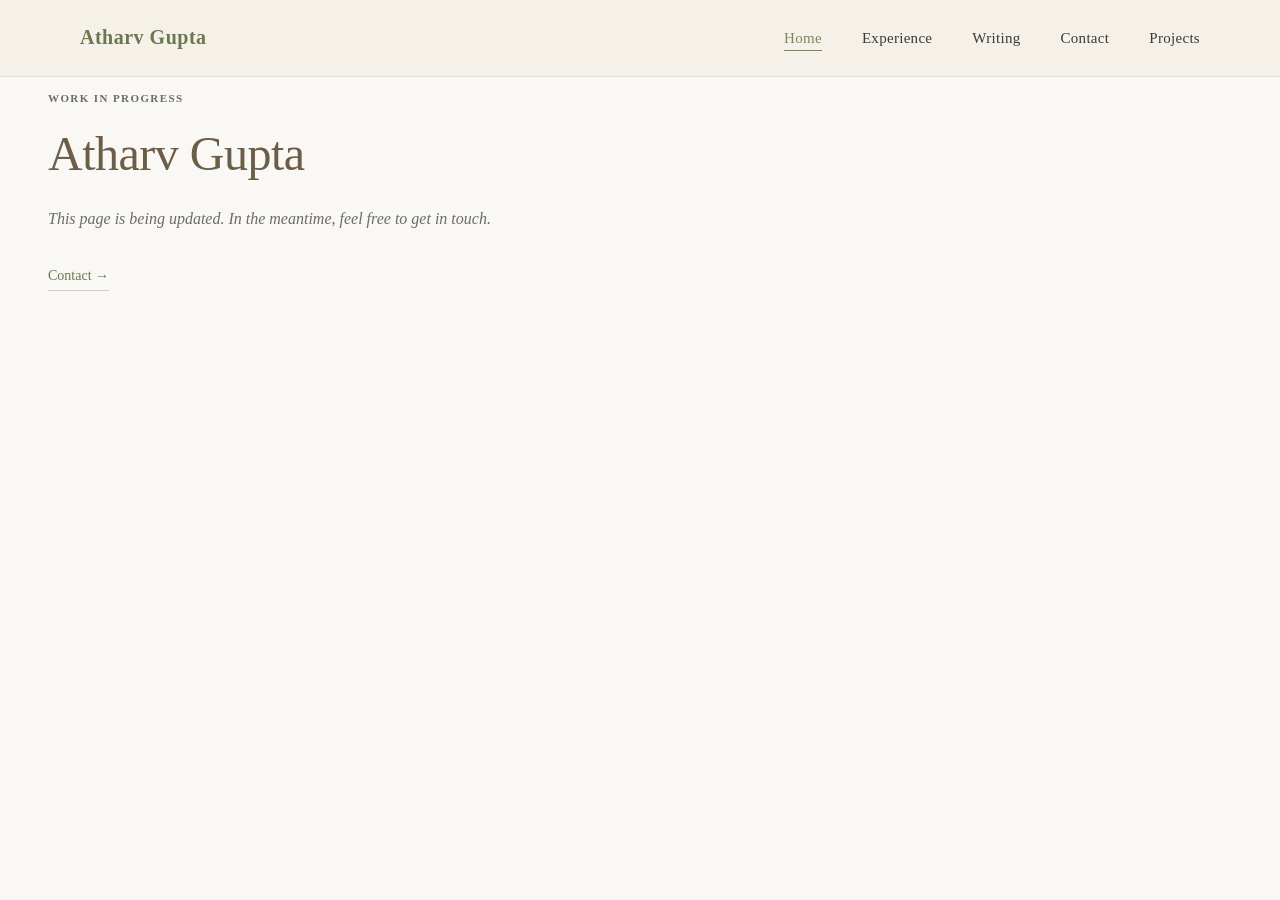
<file: index.html>
<!DOCTYPE html>
<html lang="en">
<head>
    <meta charset="UTF-8">
    <meta name="viewport" content="width=device-width, initial-scale=1.0">
    <title>Atharv Gupta</title>
    <link rel="stylesheet" href="styles.css">
    <style>
        .wip-container {
            display: flex;
            flex-direction: column;
            align-items: flex-start;
            padding: 88px 48px 80px;
            max-width: 680px;
        }
        .wip-label {
            font-size: 11px;
            font-weight: 600;
            text-transform: uppercase;
            letter-spacing: 1.4px;
            color: var(--color-text-light);
            margin-bottom: 20px;
        }
        .wip-name {
            font-size: 48px;
            font-weight: 300;
            color: var(--color-dark-brown);
            letter-spacing: -0.5px;
            margin: 0 0 24px;
            line-height: 1.1;
        }
        .wip-note {
            font-size: 16px;
            color: var(--color-text-light);
            font-style: italic;
            line-height: 1.7;
            margin: 0 0 32px;
        }
        .wip-link {
            font-size: 14px;
            color: var(--color-dark-olive);
            text-decoration: none;
            border-bottom: 1px solid rgba(107,120,71,0.3);
            padding-bottom: 1px;
            transition: border-color 0.2s;
        }
        .wip-link:hover { border-color: var(--color-dark-olive); }
        @media (max-width: 768px) {
            .wip-container { padding: 76px 20px 60px; }
            .wip-name { font-size: 36px; }
        }
    </style>
</head>
<body>
    <nav class="main-nav">
        <div class="nav-container">
            <a href="index.html" class="logo">Atharv Gupta</a>
            <ul class="nav-links">
                <li><a href="index.html" class="active">Home</a></li>
                <li><a href="experience.html">Experience</a></li>
                <li><a href="writing.html">Writing</a></li>
                <li><a href="contact.html">Contact</a></li>
                <li><a href="projects.html">Projects</a></li>
            </ul>
        </div>
    </nav>

    <div class="wip-container fade-in">
        <p class="wip-label">Work in progress</p>
        <h1 class="wip-name">Atharv Gupta</h1>
        <p class="wip-note">This page is being updated. In the meantime, feel free to get in touch.</p>
        <a href="contact.html" class="wip-link">Contact &rarr;</a>
    </div>

    <script>
        window.addEventListener('load', () => {
            document.querySelectorAll('.fade-in').forEach((el, i) => {
                setTimeout(() => {
                    el.style.opacity = '0';
                    el.style.animation = 'fadeInUp 0.6s ease forwards';
                }, i * 100);
            });
        });
    </script>
</body>
</html>
</file>
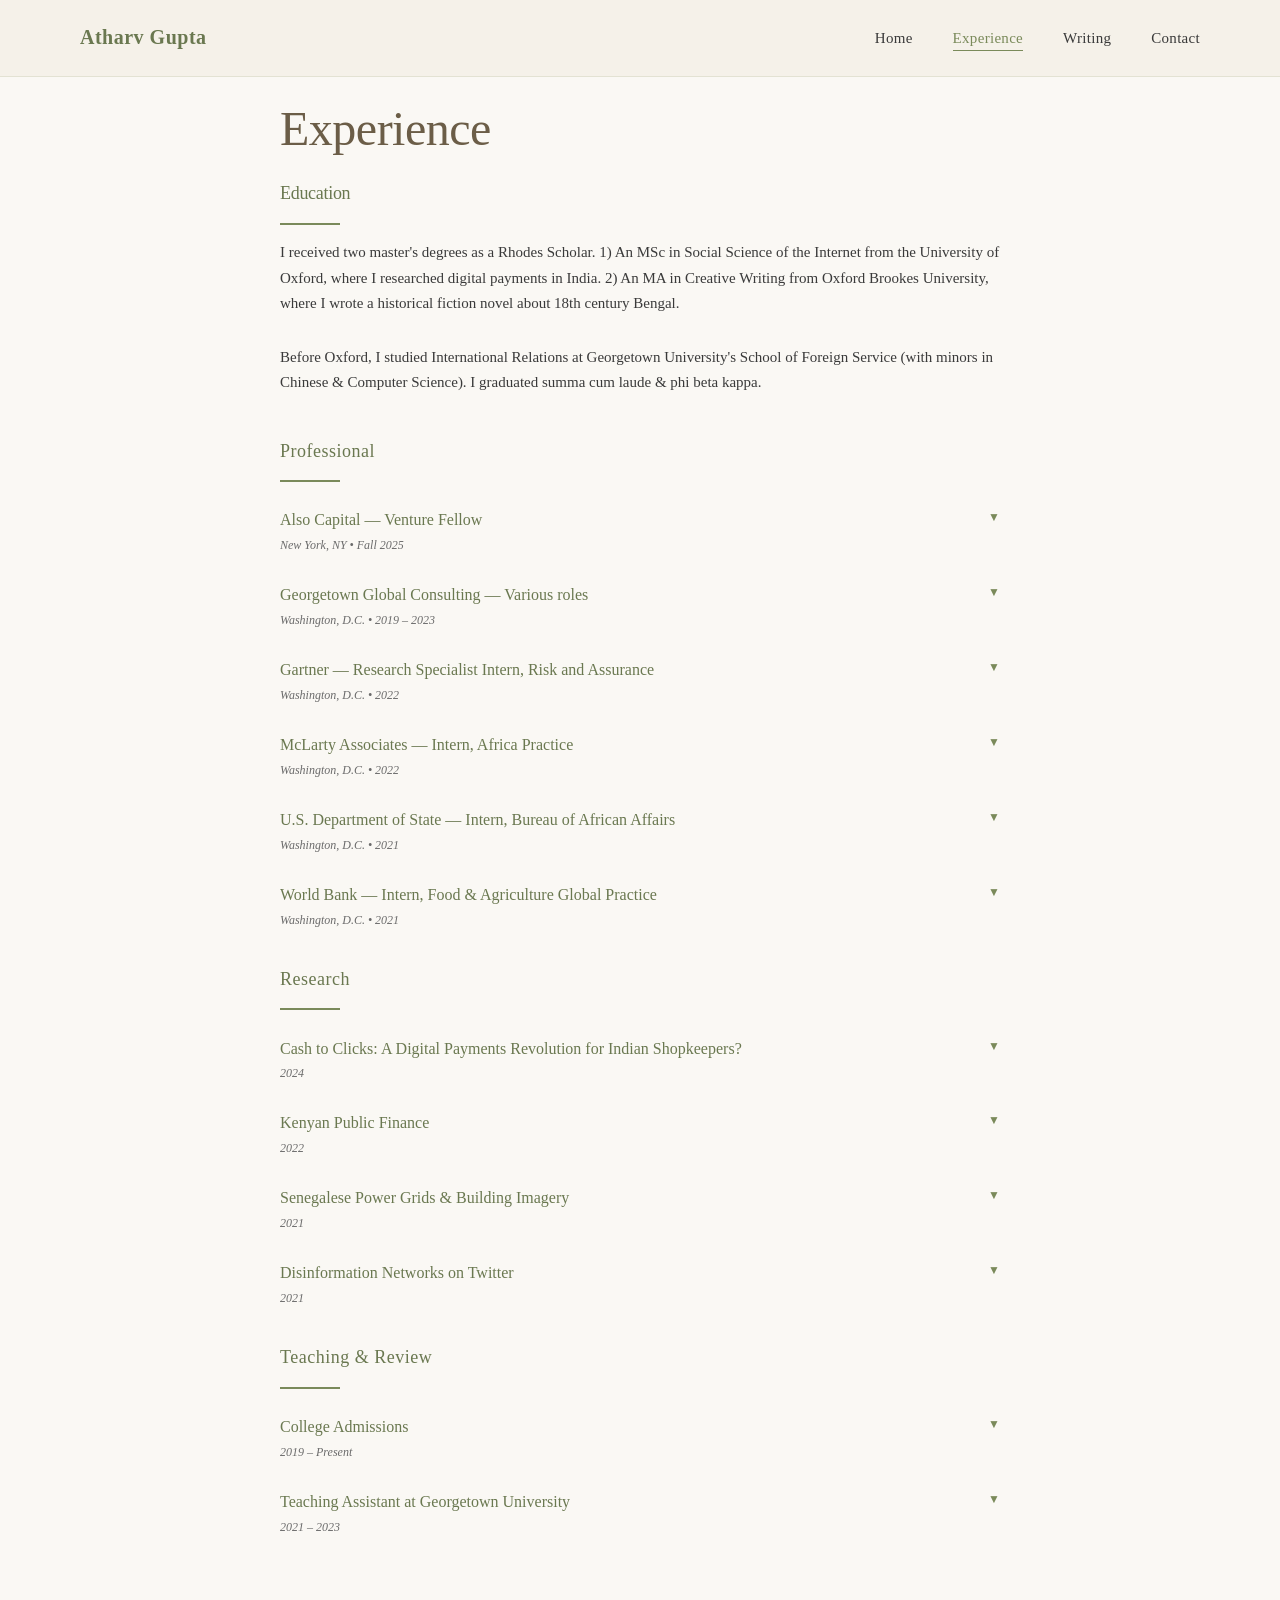
<file: _draft_experience.html>
<!DOCTYPE html>
<html lang="en">
<head>
    <meta charset="UTF-8">
    <meta name="viewport" content="width=device-width, initial-scale=1.0">
    <title>Experience - Atharv Gupta</title>
    <link rel="stylesheet" href="styles.css">
</head>
<body>
    <!-- Navigation -->
    <nav class="main-nav">
        <div class="nav-container">
            <a href="index.html" class="logo">Atharv Gupta</a>
            <ul class="nav-links">
                <li><a href="index.html">Home</a></li>
                <li><a href="experience.html" class="active">Experience</a></li>
                <li><a href="writing.html">Writing</a></li>
                <li><a href="contact.html">Contact</a></li>
            </ul>
        </div>
    </nav>

    <!-- Main Content -->
    <div class="main-container">
        <h1 class="fade-in">Experience</h1>
        
        <!-- Academic Summary -->
        <div class="academic-summary fade-in">
            <h2>Education</h2>
            <p>I received two master's degrees as a Rhodes Scholar. 1) An MSc in Social Science of the Internet from the University of Oxford, where I researched digital payments in India. 2) An MA in Creative Writing from Oxford Brookes University, where I wrote a historical fiction novel about 18th century Bengal.</p> 
            <br>
            <p> Before Oxford, I studied International Relations at Georgetown University's School of Foreign Service (with minors in Chinese & Computer Science). I graduated summa cum laude & phi beta kappa.</p>
        </div>

        <!-- Professional Experience -->
        <div class="experience-section fade-in">
            <h2>Professional</h2>
            
            <div class="experience-item">
                <div class="experience-header">
                    <div class="experience-header-content">
                        <h3>Also Capital — Venture Fellow</h3>
                        <p class="experience-meta">New York, NY • Fall 2025</p>
                    </div>
                    <span class="experience-toggle">▼</span>
                </div>
                <div class="experience-details">
                    <p>Thought about critical hard tech sectors from semiconductors to precision robotics to aerospace. Also interviewed founders, VCs, GTM operators, and ex-military/ex-govt officials about how start-ups in these verticals are selling to the government. Wrote a short story about it.</p>
                </div>
            </div>

            <div class="experience-item">
                <div class="experience-header">
                    <div class="experience-header-content">
                        <h3>Georgetown Global Consulting — Various roles</h3>
                        <p class="experience-meta">Washington, D.C. • 2019 – 2023</p>
                    </div>
                    <span class="experience-toggle">▼</span>
                </div>
                <div class="experience-details">
                    <p>Contributed to work for over 25 global non-profits in the development sector with this student-run 501(c)(3). Learned how to hire, measure organizational impact, find and vet partnerships, train project managers and consultants, navigate the Burkinabe, Nigerian, and Ugandan grant-making spaces, and make pretty PowerPoint slides.</p>
                </div>
            </div>

            <div class="experience-item">
                <div class="experience-header">
                    <div class="experience-header-content">
                        <h3>Gartner — Research Specialist Intern, Risk and Assurance</h3>
                        <p class="experience-meta">Washington, D.C. • 2022</p>
                    </div>
                    <span class="experience-toggle">▼</span>
                </div>
                <div class="experience-details">
                    <p>Interviewed c-level executives about how they're responding to business-critical risks including cyber threats, the Russia-Ukraine war, US regulatory fragmentation, and a turbulent labor market. My first corporate summer.</p>
                </div>
            </div>

            <div class="experience-item">
                <div class="experience-header">
                    <div class="experience-header-content">
                        <h3>McLarty Associates — Intern, Africa Practice</h3>
                        <p class="experience-meta">Washington, D.C. • 2022</p>
                    </div>
                    <span class="experience-toggle">▼</span>
                </div>
                <div class="experience-details">
                    <p>Helped Fortune 200 multinational clients in tech, energy, CPG, and mining navigate security and political developments across 30+ African markets. Wrote a lot of memos for a former Ambassador and business executives.</p>
                </div>
            </div>

            <div class="experience-item">
                <div class="experience-header">
                    <div class="experience-header-content">
                        <h3>U.S. Department of State — Intern, Bureau of African Affairs</h3>
                        <p class="experience-meta">Washington, D.C. • 2021</p>
                    </div>
                    <span class="experience-toggle">▼</span>
                </div>
                <div class="experience-details">
                    <p>A front row-seat to diplomacy and government with some incredible public servants. I wrote an issue paper on Nigeria's digital economy that's still being used in prep for bilateral engagement. I also helped write multi-year strategies, run programming, and even handle a few fire-drills.</p>
                </div>
            </div>

            <div class="experience-item">
                <div class="experience-header">
                    <div class="experience-header-content">
                        <h3>World Bank — Intern, Food & Agriculture Global Practice</h3>
                        <p class="experience-meta">Washington, D.C. • 2021</p>
                    </div>
                    <span class="experience-toggle">▼</span>
                </div>
                <div class="experience-details">
                    <p>Researched how 200+ global AgTech start-ups are building tools for small-shareholder farms from Kenya to Brazil. Wrote a little about it in a flagship report.</p>
                </div>
            </div>
        </div>

        <!-- Research Experience -->
        <div class="experience-section fade-in">
            <h2>Research</h2>
            
            <div class="experience-item">
                <div class="experience-header">
                    <div class="experience-header-content">
                        <h3>Cash to Clicks: A Digital Payments Revolution for Indian Shopkeepers?</h3>
                        <p class="experience-meta">2024</p>
                    </div>
                    <span class="experience-toggle">▼</span>
                </div>
                <div class="experience-details">
                    <p>How are Indian businesses, from street-side vegetable hawkers to rickshaw drivers to gold jewelers, embracing India's public digital payments infrastructure? Overview of my master's thesis at the Oxford Internet Institute (full thesis available upon request). <a href="https://www.rhodeshouse.ox.ac.uk/unlikeminded/cashless-india/">LINK</a></p>
                </div>
            </div>

            <div class="experience-item">
                <div class="experience-header">
                    <div class="experience-header-content">
                        <h3>Kenyan Public Finance</h3>
                        <p class="experience-meta">2022</p>
                    </div>
                    <span class="experience-toggle">▼</span>
                </div>
                <div class="experience-details">
                    <p>Wrote web-scraping scripts in Python to download & analyze hundreds of Community Development Fund budgets across Kenya. Worked with gui²de.</p>
                </div>
            </div>

            <div class="experience-item">
                <div class="experience-header">
                    <div class="experience-header-content">
                        <h3>Senegalese Power Grids & Building Imagery</h3>
                        <p class="experience-meta">2021</p>
                    </div>
                    <span class="experience-toggle">▼</span>
                </div>
                <div class="experience-details">
                    <p>I used clustering techniques (k-means, HDBSCAN) on data from Google's Open Buildings to identify energy infrastructure gaps in Senegal for a class project. <a href="https://drive.google.com/file/d/197zKM73ZMzuvCnzA0LwOyRSufKCwhk8M/view?usp=drive_link">LINK</a></p>
                </div>
            </div>

            <div class="experience-item">
                <div class="experience-header">
                    <div class="experience-header-content">
                        <h3>Disinformation Networks on Twitter</h3>
                        <p class="experience-meta">2021</p>
                    </div>
                    <span class="experience-toggle">▼</span>
                </div>
                <div class="experience-details">
                    <p>Wrote Python scripts to scrape 10k+ bot tweets, conduct sentiment analysis, and train a multi-input neural network to study disinformation networks around elections and vaccines. Worked with the W&M DisinfoLab.</p>
                </div>
            </div>
        </div>

        <!-- Teaching & Review -->
        <div class="experience-section fade-in">
            <h2>Teaching & Review</h2>
            
            <div class="experience-item">
                <div class="experience-header">
                    <div class="experience-header-content">
                        <h3>College Admissions</h3>
                        <p class="experience-meta">2019 – Present</p>
                    </div>
                    <span class="experience-toggle">▼</span>
                </div>
                <div class="experience-details">
                    <p>Served on the Georgetown SFS Class of 2027 Admissions Committee and read 250 applications. Realized how lucky I was to have been born a few years earlier.</p>
                    <p>Have coached 10-15 students through the college applications gauntlet each year over the past 4 years. Serving as part-editor, part-therapist.</p>
                </div>
            </div>

            <div class="experience-item">
                <div class="experience-header">
                    <div class="experience-header-content">
                        <h3>Teaching Assistant at Georgetown University</h3>
                        <p class="experience-meta">2021 – 2023</p>
                    </div>
                    <span class="experience-toggle">▼</span>
                </div>
                <div class="experience-details">
                    <ul>
                        <li>Principles of Computer Science, C++ / Fall 2021 – Spring 2023</li>
                        <li>Personal and Professional Discernment / Summer 2021 – Fall 2022</li>
                        <li>Rise of the U.S. as a Pacific Power / Fall 2021</li>
                        <li>Summer Hilltop Immersion Program / Summer 2021</li>
                    </ul>
                </div>
            </div>
        </div>
    </div>

    <script>
        // Add fade-in animation on load
        window.addEventListener('load', () => {
            const elements = document.querySelectorAll('.fade-in');
            elements.forEach((el, index) => {
                setTimeout(() => {
                    el.style.opacity = '0';
                    el.style.animation = 'fadeInUp 0.6s ease forwards';
                }, index * 100);
            });
        });

        // Dropdown functionality
        document.querySelectorAll('.experience-header').forEach(header => {
            header.addEventListener('click', () => {
                const item = header.parentElement;
                const isActive = item.classList.contains('active');
                
                // Close all other items
                document.querySelectorAll('.experience-item').forEach(otherItem => {
                    if (otherItem !== item) {
                        otherItem.classList.remove('active');
                    }
                });
                
                // Toggle current item
                if (isActive) {
                    item.classList.remove('active');
                } else {
                    item.classList.add('active');
                }
            });
        });
    </script>
</body>
</html>
</file>
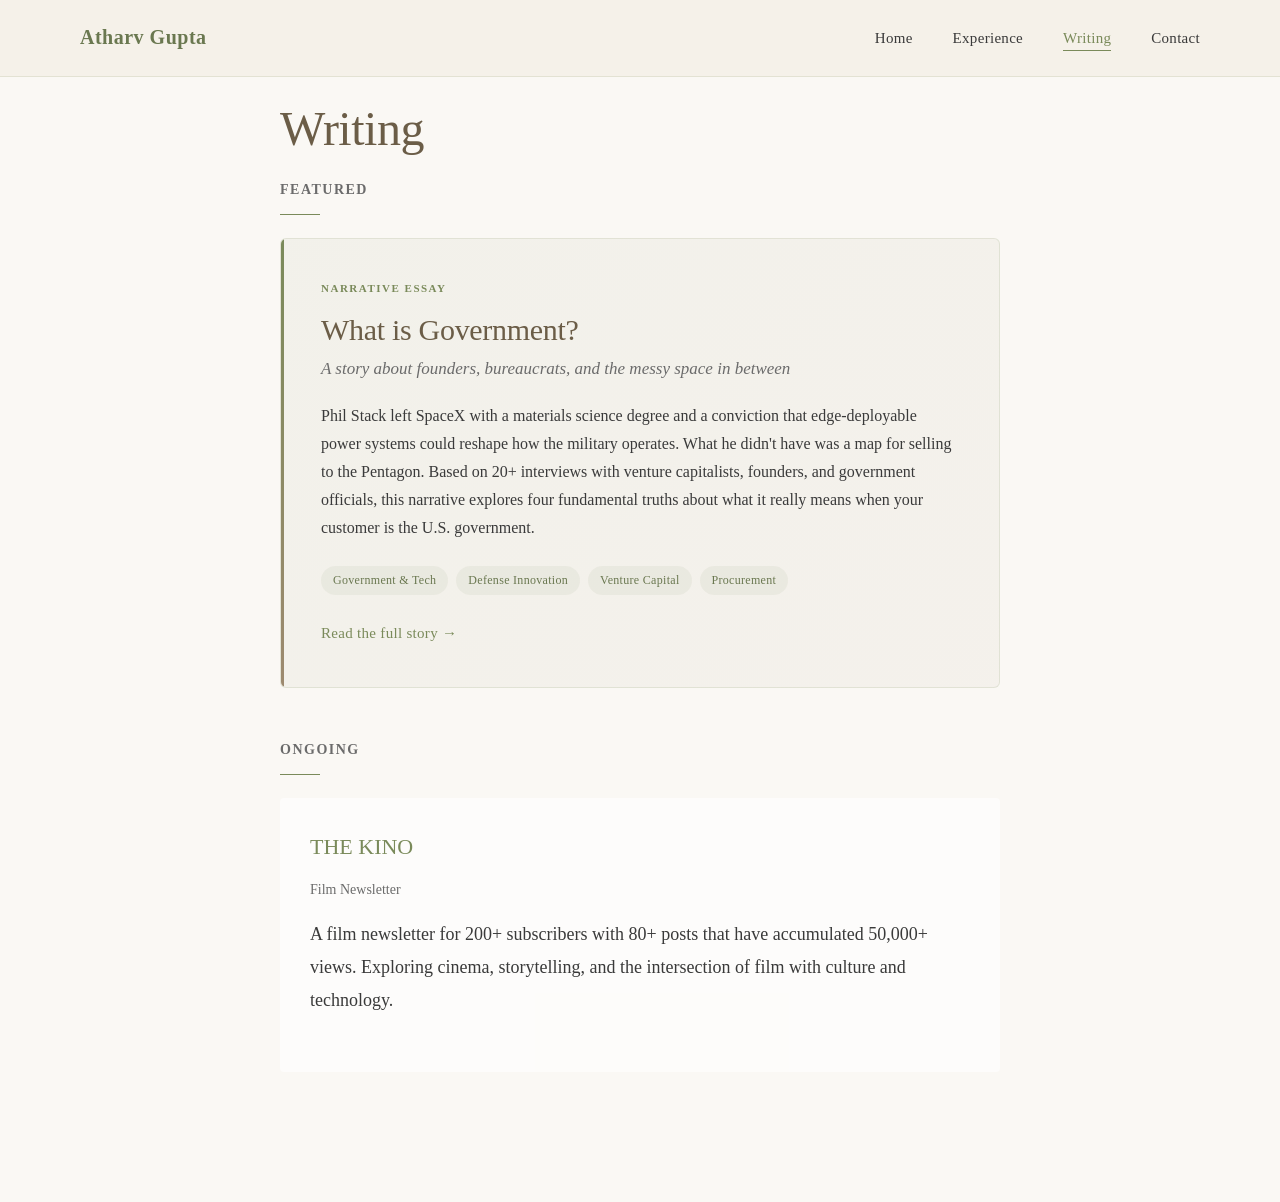
<file: _draft_writing.html>
<!DOCTYPE html>
<html lang="en">
<head>
    <meta charset="UTF-8">
    <meta name="viewport" content="width=device-width, initial-scale=1.0">
    <title>Writing - Atharv Gupta</title>
    <link rel="stylesheet" href="styles.css">
</head>
<body>
    <!-- Navigation -->
    <nav class="main-nav">
        <div class="nav-container">
            <a href="index.html" class="logo">Atharv Gupta</a>
            <ul class="nav-links">
                <li><a href="index.html">Home</a></li>
                <li><a href="experience.html">Experience</a></li>
                <li><a href="writing.html" class="active">Writing</a></li>
                <li><a href="contact.html">Contact</a></li>
            </ul>
        </div>
    </nav>

    <!-- Main Content -->
    <div class="main-container">
        <h1 class="fade-in">Writing</h1>

        <!-- Featured Story -->
        <section class="writing-section fade-in">
            <h2>Featured</h2>

            <a href="https://www.alsoblogposts.com/p/what-is-government" target="_blank" class="featured-card">
                <div class="featured-label">Narrative Essay</div>
                <h3 class="featured-title">What is Government?</h3>
                <p class="featured-subtitle">A story about founders, bureaucrats, and the messy space in between</p>
                <div class="featured-excerpt">
                    <p>Phil Stack left SpaceX with a materials science degree and a conviction that edge-deployable power systems could reshape how the military operates. What he didn't have was a map for selling to the Pentagon. Based on 20+ interviews with venture capitalists, founders, and government officials, this narrative explores four fundamental truths about what it really means when your customer is the U.S. government.</p>
                </div>
                <div class="featured-themes">
                    <span class="theme-tag">Government &amp; Tech</span>
                    <span class="theme-tag">Defense Innovation</span>
                    <span class="theme-tag">Venture Capital</span>
                    <span class="theme-tag">Procurement</span>
                </div>
                <span class="featured-cta">Read the full story &rarr;</span>
            </a>
        </section>

        <!-- Ongoing -->
        <section class="writing-section fade-in">
            <h2>Ongoing</h2>

            <div class="writing-item">
                <h3><a href="https://thekino.substack.com/" target="_blank">THE KINO</a></h3>
                <p class="meta">Film Newsletter</p>
                <p>A film newsletter for 200+ subscribers with 80+ posts that have accumulated 50,000+ views. Exploring cinema, storytelling, and the intersection of film with culture and technology.</p>
            </div>
        </section>
    </div>

    <script>
        // Add fade-in animation on load
        window.addEventListener('load', () => {
            const elements = document.querySelectorAll('.fade-in');
            elements.forEach((el, index) => {
                setTimeout(() => {
                    el.style.opacity = '0';
                    el.style.animation = 'fadeInUp 0.6s ease forwards';
                }, index * 100);
            });
        });
    </script>
</body>
</html>
</file>
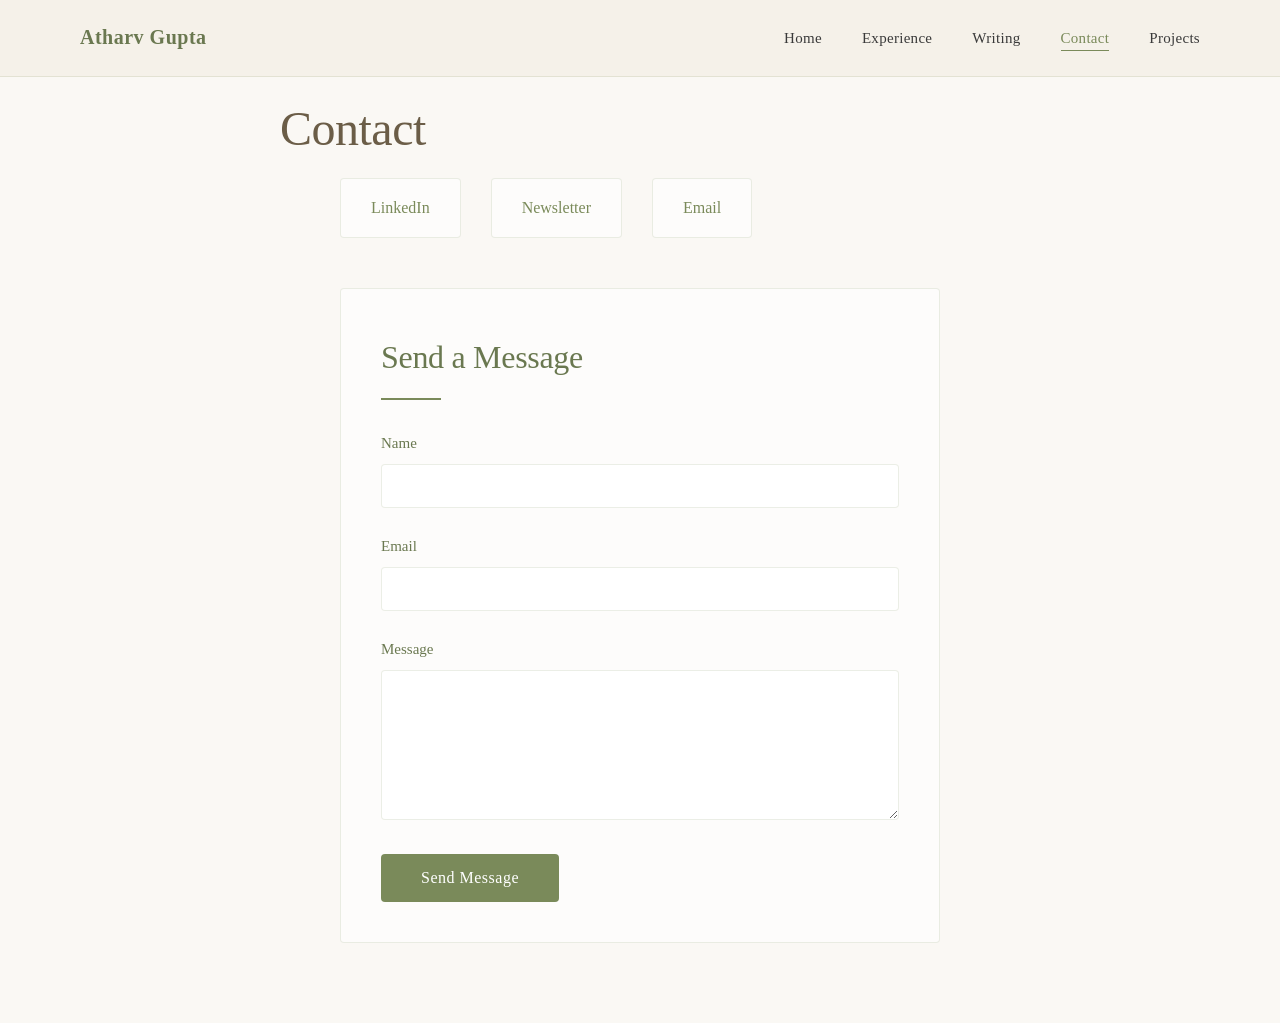
<file: contact.html>
<!DOCTYPE html>
<html lang="en">
<head>
    <meta charset="UTF-8">
    <meta name="viewport" content="width=device-width, initial-scale=1.0">
    <title>Contact - Atharv Gupta</title>
    <link rel="stylesheet" href="styles.css">
</head>
<body>
    <!-- Navigation -->
    <nav class="main-nav">
        <div class="nav-container">
            <a href="index.html" class="logo">Atharv Gupta</a>
            <ul class="nav-links">
                <li><a href="index.html">Home</a></li>
                <li><a href="experience.html">Experience</a></li>
                <li><a href="writing.html">Writing</a></li>
                <li><a href="contact.html" class="active">Contact</a></li>
                <li><a href="projects.html">Projects</a></li>
            </ul>
        </div>
    </nav>

    <!-- Main Content -->
    <div class="main-container">
        <h1 class="fade-in">Contact</h1>
        
        <div class="contact-container">
            <div class="contact-links fade-in">
                <a href="https://www.linkedin.com/in/atharvgupta/" target="_blank">LinkedIn</a>
                <a href="https://thekino.substack.com/" target="_blank">Newsletter</a>
                <a href="mailto:atharv.gupta@gmail.com">Email</a>
            </div>
            
            <div class="email-form fade-in">
                <h2 style="margin-top: 0;">Send a Message</h2>
                <form id="contactForm">
                    <div class="form-group">
                        <label for="name">Name</label>
                        <input type="text" id="name" name="name" required>
                    </div>
                    
                    <div class="form-group">
                        <label for="email">Email</label>
                        <input type="email" id="email" name="email" required>
                    </div>
                    
                    <div class="form-group">
                        <label for="message">Message</label>
                        <textarea id="message" name="message" required></textarea>
                    </div>
                    
                    <button type="submit" class="submit-btn">Send Message</button>
                </form>
            </div>
        </div>
    </div>

    <script>
        // Add fade-in animation on load
        window.addEventListener('load', () => {
            const elements = document.querySelectorAll('.fade-in');
            elements.forEach((el, index) => {
                setTimeout(() => {
                    el.style.opacity = '0';
                    el.style.animation = 'fadeInUp 0.6s ease forwards';
                }, index * 100);
            });
        });
        
        // Form submission handling
        document.getElementById('contactForm').addEventListener('submit', function(e) {
            e.preventDefault();
            
            const name = document.getElementById('name').value;
            const email = document.getElementById('email').value;
            const message = document.getElementById('message').value;
            
            // Create mailto link
            const subject = encodeURIComponent(`Contact from ${name}`);
            const body = encodeURIComponent(`From: ${name} (${email})\n\n${message}`);
            const mailtoLink = `mailto:atharv.gupta@gmail.com?subject=${subject}&body=${body}`;
            
            // Open email client
            window.location.href = mailtoLink;
            
            // Reset form
            this.reset();
            
            // Show confirmation
            const submitBtn = this.querySelector('.submit-btn');
            const originalText = submitBtn.textContent;
            submitBtn.textContent = 'Email client opened!';
            submitBtn.style.background = 'var(--color-dark-olive)';
            
            setTimeout(() => {
                submitBtn.textContent = originalText;
                submitBtn.style.background = '';
            }, 3000);
        });
    </script>
</body>
</html>
</file>
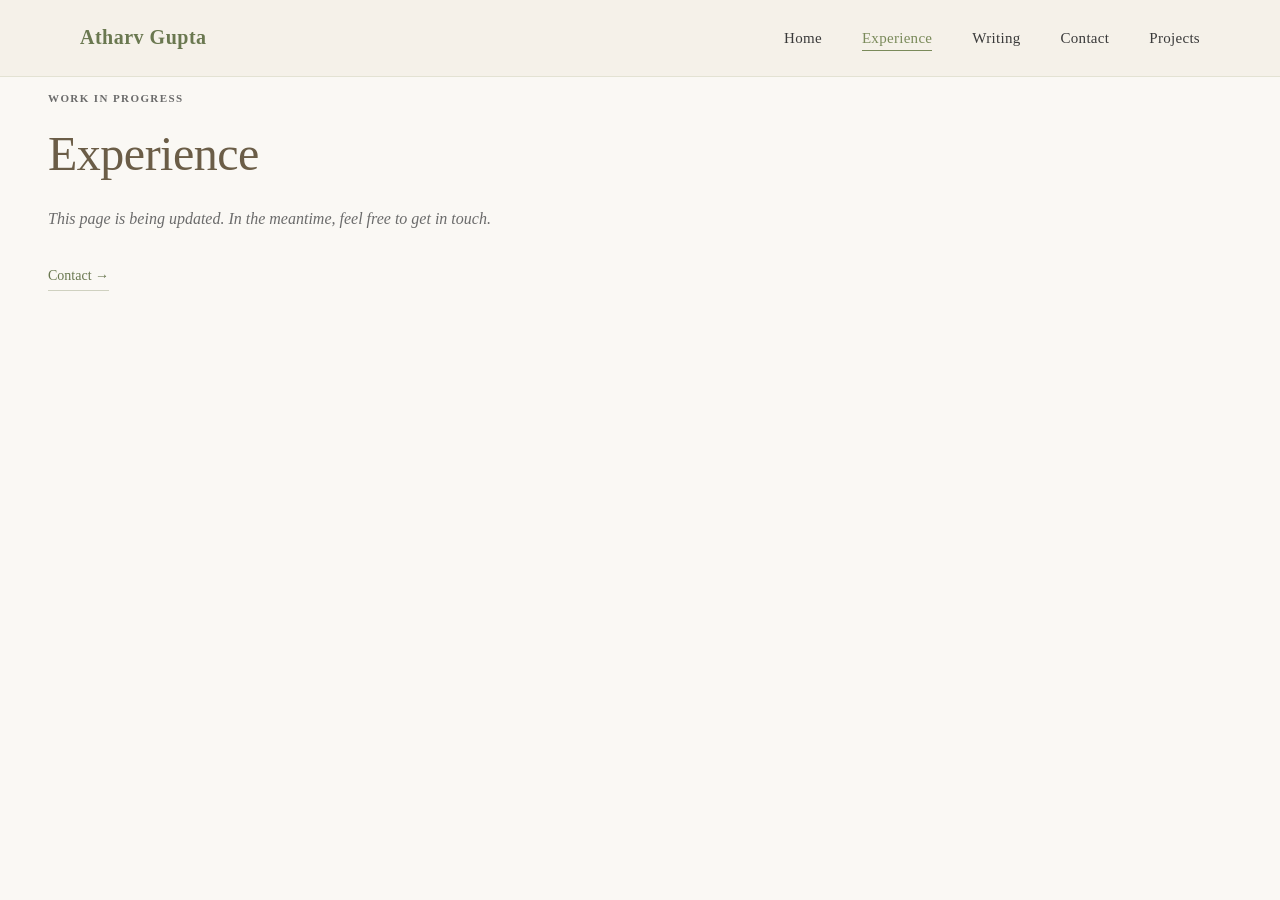
<file: experience.html>
<!DOCTYPE html>
<html lang="en">
<head>
    <meta charset="UTF-8">
    <meta name="viewport" content="width=device-width, initial-scale=1.0">
    <title>Experience - Atharv Gupta</title>
    <link rel="stylesheet" href="styles.css">
    <style>
        .wip-container {
            display: flex;
            flex-direction: column;
            align-items: flex-start;
            padding: 88px 48px 80px;
            max-width: 680px;
        }
        .wip-label {
            font-size: 11px;
            font-weight: 600;
            text-transform: uppercase;
            letter-spacing: 1.4px;
            color: var(--color-text-light);
            margin-bottom: 20px;
        }
        .wip-name {
            font-size: 48px;
            font-weight: 300;
            color: var(--color-dark-brown);
            letter-spacing: -0.5px;
            margin: 0 0 24px;
            line-height: 1.1;
        }
        .wip-note {
            font-size: 16px;
            color: var(--color-text-light);
            font-style: italic;
            line-height: 1.7;
            margin: 0 0 32px;
        }
        .wip-link {
            font-size: 14px;
            color: var(--color-dark-olive);
            text-decoration: none;
            border-bottom: 1px solid rgba(107,120,71,0.3);
            padding-bottom: 1px;
            transition: border-color 0.2s;
        }
        .wip-link:hover { border-color: var(--color-dark-olive); }
        @media (max-width: 768px) {
            .wip-container { padding: 76px 20px 60px; }
            .wip-name { font-size: 36px; }
        }
    </style>
</head>
<body>
    <nav class="main-nav">
        <div class="nav-container">
            <a href="index.html" class="logo">Atharv Gupta</a>
            <ul class="nav-links">
                <li><a href="index.html">Home</a></li>
                <li><a href="experience.html" class="active">Experience</a></li>
                <li><a href="writing.html">Writing</a></li>
                <li><a href="contact.html">Contact</a></li>
                <li><a href="projects.html">Projects</a></li>
            </ul>
        </div>
    </nav>

    <div class="wip-container fade-in">
        <p class="wip-label">Work in progress</p>
        <h1 class="wip-name">Experience</h1>
        <p class="wip-note">This page is being updated. In the meantime, feel free to get in touch.</p>
        <a href="contact.html" class="wip-link">Contact &rarr;</a>
    </div>

    <script>
        window.addEventListener('load', () => {
            document.querySelectorAll('.fade-in').forEach((el, i) => {
                setTimeout(() => {
                    el.style.opacity = '0';
                    el.style.animation = 'fadeInUp 0.6s ease forwards';
                }, i * 100);
            });
        });
    </script>
</body>
</html>
</file>
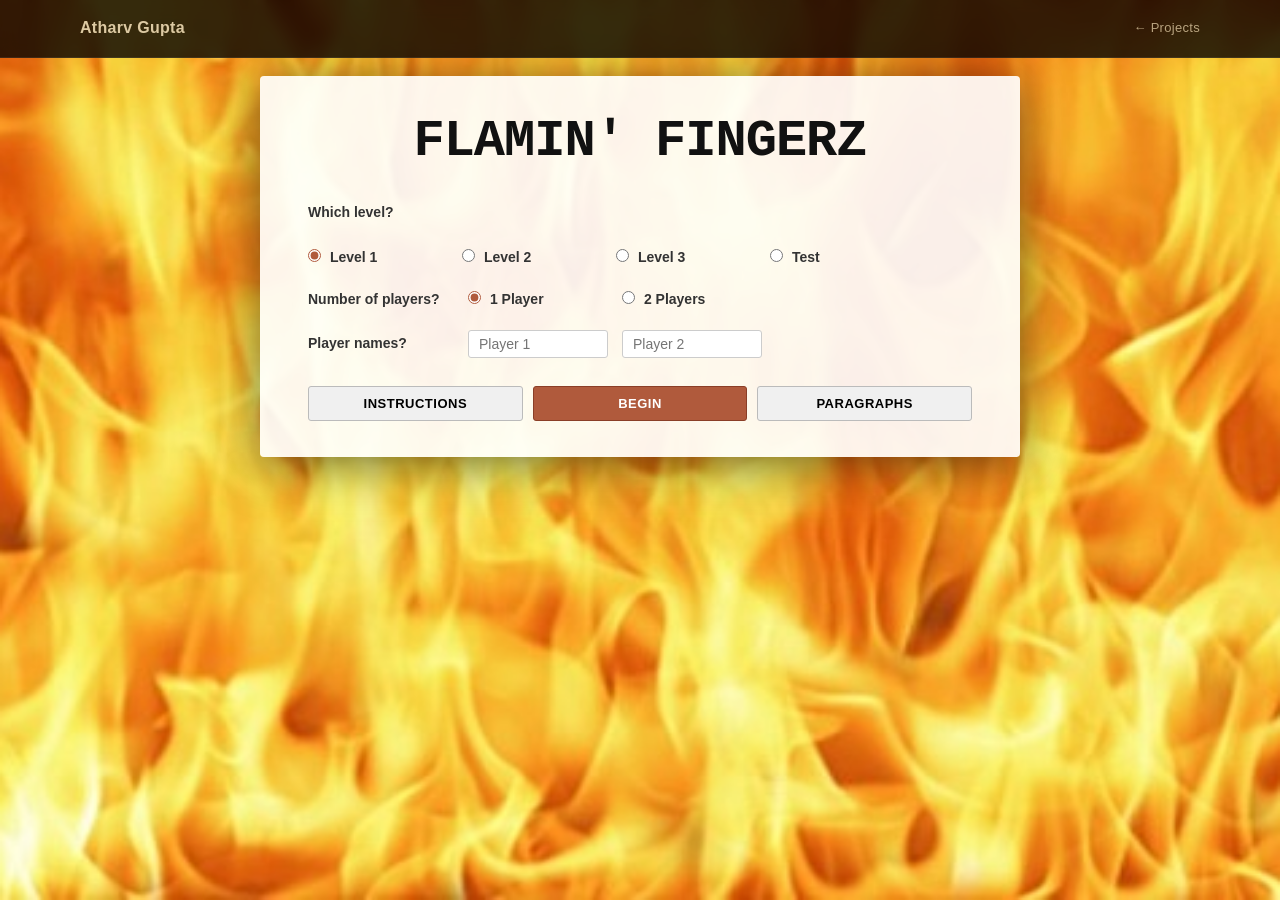
<file: flaming-fingers.html>
<!DOCTYPE html>
<html lang="en">
<head>
<meta charset="UTF-8">
<meta name="viewport" content="width=device-width, initial-scale=1.0">
<title>Flamin' Fingerz — Atharv Gupta</title>
<link rel="stylesheet" href="styles.css">
<style>
/* ── Page shell ── */
.ff-nav-back {
    position: fixed;
    top: 0; left: 0; right: 0;
    z-index: 1000;
    background: rgba(10,6,2,0.82);
    backdrop-filter: blur(8px);
    border-bottom: 1px solid rgba(255,255,255,0.07);
    padding: 14px 0;
}
.ff-nav-inner {
    max-width: 1200px;
    margin: 0 auto;
    padding: 0 40px;
    display: flex;
    justify-content: space-between;
    align-items: center;
}
.ff-nav-inner a {
    color: rgba(240,220,180,0.7);
    text-decoration: none;
    font-size: 13px;
    letter-spacing: 0.3px;
    transition: color 0.2s;
}
.ff-nav-inner a:hover { color: rgba(240,220,180,1); }
.ff-nav-inner .logo { font-size: 16px; font-weight: 600; color: rgba(240,220,180,0.9); }

/* ── Full-viewport fire background ── */
body {
    margin: 0;
    background: #1a0a00;
    min-height: 100vh;
    font-family: -apple-system, BlinkMacSystemFont, 'Segoe UI', sans-serif;
}
.ff-bg {
    min-height: 100vh;
    padding: 76px 20px 60px;
    background-image: url('flaming-fingers/back3.jpg');
    background-size: cover;
    background-position: center;
    background-attachment: fixed;
    display: flex;
    flex-direction: column;
    align-items: center;
}

/* ── Screens ── */
.screen { display: none; width: 100%; max-width: 760px; }
.screen.active { display: block; }

/* ── Home Screen ── */
.home-box {
    background: rgba(255,255,255,0.91);
    border-radius: 4px;
    padding: 40px 48px 36px;
    box-shadow: 0 8px 48px rgba(0,0,0,0.55);
}
.home-title {
    font-family: 'Courier New', Courier, monospace;
    font-size: 52px;
    font-weight: 900;
    text-align: center;
    color: #111;
    letter-spacing: -1px;
    margin-bottom: 32px;
    line-height: 1;
}
.home-row {
    display: flex;
    align-items: center;
    gap: 20px;
    margin-bottom: 18px;
    flex-wrap: wrap;
}
.home-row label {
    font-size: 14px;
    font-weight: 600;
    color: #333;
    min-width: 140px;
}
.home-row .radio-group {
    display: flex;
    gap: 14px;
    flex-wrap: wrap;
}
.home-row input[type=radio] { margin-right: 5px; accent-color: #b05a3c; }
.home-row input[type=text] {
    border: 1px solid #ccc;
    border-radius: 3px;
    padding: 5px 10px;
    font-size: 14px;
    width: 140px;
}
.home-buttons {
    display: grid;
    grid-template-columns: 1fr 1fr 1fr;
    gap: 10px;
    margin-top: 28px;
}
.btn {
    padding: 9px 0;
    border: 1px solid #bbb;
    border-radius: 3px;
    background: #f0f0f0;
    font-size: 13px;
    font-weight: 700;
    letter-spacing: 0.5px;
    cursor: pointer;
    transition: background 0.15s, border-color 0.15s;
}
.btn:hover { background: #e2e2e2; border-color: #999; }
.btn-primary { background: #b05a3c; color: white; border-color: #8a3e27; }
.btn-primary:hover { background: #9a4a2e; border-color: #7a3020; }
.btn:disabled { opacity: 0.4; cursor: default; }

/* ── Game Screen ── */
.game-box {
    background: rgba(255,255,255,0.91);
    border-radius: 4px;
    box-shadow: 0 8px 48px rgba(0,0,0,0.55);
    display: grid;
    grid-template-columns: 1fr 160px;
    grid-template-rows: 1fr auto;
    min-height: 460px;
}
.game-paragraph {
    grid-column: 1;
    grid-row: 1;
    padding: 28px 28px 16px;
    font-family: 'Courier New', Courier, monospace;
    font-size: 20px;
    font-weight: 700;
    color: #111;
    line-height: 1.7;
    border-bottom: 1px solid #ddd;
    overflow-wrap: break-word;
}
.word-current { color: #0057b8; }
.word-done    { color: #999; font-weight: 400; }
.word-future  { color: #111; }

.game-input {
    grid-column: 1;
    grid-row: 2;
    padding: 0;
    border: none;
}
.game-input input {
    width: 100%;
    box-sizing: border-box;
    border: none;
    border-top: 1px solid #ddd;
    border-bottom-left-radius: 4px;
    padding: 14px 20px;
    font-family: 'Courier New', Courier, monospace;
    font-size: 24px;
    font-weight: 400;
    outline: none;
    background: white;
    transition: background 0.15s;
}
.game-input input.wrong { background: #ffe0e0; }

.game-side {
    grid-column: 2;
    grid-row: 1 / 3;
    border-left: 1px solid #ddd;
    display: flex;
    flex-direction: column;
    padding: 20px 14px;
    gap: 6px;
    font-family: 'Times New Roman', Times, serif;
}
.side-label {
    font-size: 17px;
    font-weight: 700;
    color: #111;
    text-align: center;
    line-height: 1.3;
}
.side-label.muted { color: #888; font-weight: 400; font-size: 14px; }
.side-spacer { flex: 1; }
.side-btn {
    width: 100%;
    padding: 7px 0;
    border: 1px solid #bbb;
    border-radius: 3px;
    background: #f0f0f0;
    font-size: 13px;
    font-weight: 700;
    cursor: pointer;
    margin-top: 4px;
    transition: background 0.15s;
}
.side-btn:hover:not(:disabled) { background: #e2e2e2; }
.side-btn:disabled { opacity: 0.35; cursor: default; }

/* ── Score overlay ── */
.score-display {
    font-family: 'Courier New', Courier, monospace;
    font-size: 18px;
    font-weight: 700;
    color: #111;
    line-height: 1.9;
    padding: 28px;
    grid-column: 1;
    grid-row: 1 / 3;
}
.score-display h3 { font-size: 22px; margin: 0 0 8px; }
.score-display hr { border: none; border-top: 1px solid #ccc; margin: 10px 0; }
.score-winner { color: #b05a3c; font-size: 24px; }

/* ── Instructions modal ── */
.modal-overlay {
    display: none;
    position: fixed; inset: 0;
    background: rgba(0,0,0,0.6);
    z-index: 2000;
    align-items: center;
    justify-content: center;
}
.modal-overlay.open { display: flex; }
.modal-box {
    background: white;
    border-radius: 4px;
    padding: 36px 40px;
    max-width: 560px;
    width: 90%;
    max-height: 80vh;
    overflow-y: auto;
    box-shadow: 0 16px 64px rgba(0,0,0,0.5);
}
.modal-box h2 { margin: 0 0 16px; font-size: 20px; }
.modal-box p, .modal-box li { font-size: 14px; line-height: 1.7; color: #444; margin-bottom: 6px; }
.modal-box ul { padding-left: 20px; }
.modal-close {
    margin-top: 24px;
    padding: 8px 20px;
    background: #b05a3c; color: white;
    border: none; border-radius: 3px;
    font-size: 14px; font-weight: 700;
    cursor: pointer;
}

@media (max-width: 600px) {
    .home-title { font-size: 36px; }
    .home-box { padding: 28px 22px; }
    .game-box { grid-template-columns: 1fr; }
    .game-side { grid-column: 1; grid-row: 3; grid-template-columns: repeat(3,1fr); border-left: none; border-top: 1px solid #ddd; flex-direction: row; flex-wrap: wrap; padding: 12px; }
    .side-spacer { display: none; }
    .side-label { font-size: 14px; }
}
</style>
</head>
<body>

<!-- Nav -->
<nav class="ff-nav-back">
    <div class="ff-nav-inner">
        <a href="index.html" class="logo">Atharv Gupta</a>
        <a href="projects.html">&larr; Projects</a>
    </div>
</nav>

<div class="ff-bg">

    <!-- ── HOME SCREEN ── -->
    <div class="screen active" id="screen-home">
        <div class="home-box">
            <div class="home-title">FLAMIN' FINGERZ</div>

            <div class="home-row">
                <label>Which level?</label>
                <div class="radio-group">
                    <label><input type="radio" name="level" value="1" checked> Level 1</label>
                    <label><input type="radio" name="level" value="2"> Level 2</label>
                    <label><input type="radio" name="level" value="3"> Level 3</label>
                    <label><input type="radio" name="level" value="4"> Test</label>
                </div>
            </div>

            <div class="home-row">
                <label>Number of players?</label>
                <div class="radio-group">
                    <label><input type="radio" name="players" value="1" checked> 1 Player</label>
                    <label><input type="radio" name="players" value="2"> 2 Players</label>
                </div>
            </div>

            <div class="home-row">
                <label>Player names?</label>
                <div class="radio-group">
                    <input type="text" id="name1" placeholder="Player 1" maxlength="16">
                    <input type="text" id="name2" placeholder="Player 2" maxlength="16">
                </div>
            </div>

            <div class="home-buttons">
                <button class="btn" id="btn-instructions">INSTRUCTIONS</button>
                <button class="btn btn-primary" id="btn-begin">BEGIN</button>
                <button class="btn" id="btn-paragraphs">PARAGRAPHS</button>
            </div>
        </div>
    </div>

    <!-- ── GAME SCREEN ── -->
    <div class="screen" id="screen-game">
        <div class="game-box" id="game-box">
            <div class="game-paragraph" id="paragraph"></div>
            <div class="game-input">
                <input type="text" id="type-input" disabled autocomplete="off" autocorrect="off" autocapitalize="off" spellcheck="false" placeholder="Click Start, then type here…">
            </div>
            <div class="game-side">
                <div class="side-label" id="side-player-num">Player 1</div>
                <div class="side-label muted" id="side-player-name"></div>
                <div class="side-label" id="side-time">0:00</div>
                <div class="side-label" id="side-wpm">— WPM</div>
                <div class="side-label" id="side-acc">100% acc</div>
                <div class="side-spacer"></div>
                <button class="side-btn" id="btn-home">Home</button>
                <button class="side-btn" id="btn-score" disabled>Scores</button>
                <button class="side-btn" id="btn-start">Start</button>
            </div>
        </div>
    </div>

</div>

<!-- Instructions modal -->
<div class="modal-overlay" id="modal-instructions">
    <div class="modal-box">
        <h2>Flamin' Fingerz — Instructions</h2>
        <ul>
            <li><strong>Level 1</strong> — easier paragraphs, shorter words, simpler vocabulary.</li>
            <li><strong>Level 2</strong> — harder passages from major authors, textbooks, and literature.</li>
            <li><strong>Level 3</strong> — the hardest: Latin, dense vocabulary, difficult punctuation.</li>
            <li><strong>Test</strong> — a short sentence, great for trying out the game.</li>
        </ul>
        <p>Enter up to 2 player names, click <strong>Begin</strong>, then click <strong>Start</strong> on the game board. A READY / SET / GO countdown kicks off. Type each word and hit <strong>space</strong> to advance. A red flash means a wrong word — clear it and try again. Hit <strong>Scores</strong> when done.</p>
        <button class="modal-close" onclick="document.getElementById('modal-instructions').classList.remove('open')">Close</button>
    </div>
</div>

<!-- Paragraphs modal -->
<div class="modal-overlay" id="modal-paragraphs">
    <div class="modal-box" id="modal-para-content">
        <h2>Paragraphs</h2>
        <p><em>Loading…</em></p>
        <button class="modal-close" onclick="document.getElementById('modal-paragraphs').classList.remove('open')">Close</button>
    </div>
</div>

<script>
// ── State ─────────────────────────────────────────────────────────────────────
let cfg = { level: 1, players: 1, name1: '', name2: '' };
let words = [], numWords = 0, currentWord = 0;
let correct = 0, wrong = 0, alreadyWrong = false;
let startTs = 0, elapsed = 0, ticker = null;
let phase = 'idle'; // idle | countdown | playing | done
let turn = 1;
let p1 = {};
let paraCache = {};
let chosenPara = 0;

// ── Audio ────────────────────────────────────────────────────────────────────
let ac, bufs = {};
function initAudio() {
    if (ac) return;
    ac = new (window.AudioContext || window.webkitAudioContext)();
    ['wrongWord','ReadySet','Go'].forEach(name => {
        fetch(`flaming-fingers/${name}.wav`)
            .then(r => r.arrayBuffer())
            .then(ab => ac.decodeAudioData(ab))
            .then(buf => { bufs[name] = buf; })
            .catch(() => {});
    });
}
function playSound(name) {
    if (!ac || !bufs[name]) return;
    if (ac.state === 'suspended') ac.resume();
    const src = ac.createBufferSource();
    src.buffer = bufs[name];
    src.connect(ac.destination);
    src.start(0);
}

// ── Text file parser ──────────────────────────────────────────────────────────
async function loadParagraphs(level) {
    if (paraCache[level]) return paraCache[level];
    const text = await fetch(`flaming-fingers/${level}.txt`).then(r => r.text());
    const tokens = text.split(/\s+/).filter(t => t.length > 0);
    const map = {};
    let i = 0;
    while (i < tokens.length) {
        if (/^\d+$/.test(tokens[i])) {
            const num = parseInt(tokens[i++]);
            const ws = [];
            while (i < tokens.length && !/^\d+$/.test(tokens[i])) ws.push(tokens[i++]);
            if (ws.length) map[num] = ws;
        } else { i++; }
    }
    paraCache[level] = map;
    return map;
}

// ── Word display ──────────────────────────────────────────────────────────────
function renderWords() {
    const el = document.getElementById('paragraph');
    el.innerHTML = words.map((w, i) => {
        const cls = i < currentWord ? 'word-done' : i === currentWord ? 'word-current' : 'word-future';
        return `<span class="${cls}">${w}</span>`;
    }).join(' ');
}

// ── Stats ────────────────────────────────────────────────────────────────────
function updateStats() {
    elapsed = Date.now() - startTs;
    const gameMs = Math.max(1, elapsed - 3000);
    const sec = Math.max(0, Math.floor((elapsed - 3000) / 1000));
    const m = Math.floor(sec / 60), s = sec % 60;
    document.getElementById('side-time').textContent = `${m}:${String(s).padStart(2,'0')}`;
    if (correct > 0 && elapsed > 3000) {
        const wpm = Math.round(correct * 60000 / gameMs * 10) / 10;
        document.getElementById('side-wpm').textContent = `${wpm} WPM`;
    }
    if (correct + wrong > 0) {
        const acc = Math.round(correct / (correct + wrong) * 1000) / 10;
        document.getElementById('side-acc').textContent = `${acc}% acc`;
    }
}

// ── Countdown + game loop ────────────────────────────────────────────────────
function startRound() {
    correct = wrong = currentWord = 0;
    alreadyWrong = false;
    startTs = Date.now();
    phase = 'countdown';

    const inp = document.getElementById('type-input');
    inp.value = 'READY?';
    inp.disabled = false;
    inp.style.background = 'white';
    inp.classList.remove('wrong');
    document.getElementById('btn-start').disabled = true;

    // reset stats display
    document.getElementById('side-time').textContent = '0:00';
    document.getElementById('side-wpm').textContent  = '— WPM';
    document.getElementById('side-acc').textContent  = '100% acc';

    renderWords();
    playSound('ReadySet');

    if (ticker) clearInterval(ticker);
    ticker = setInterval(() => {
        const now = Date.now() - startTs;
        const inp = document.getElementById('type-input');

        if (phase === 'countdown') {
            if (now < 1000) {
                if (inp.value !== 'READY?') { inp.value = 'READY?'; playSound('ReadySet'); }
            } else if (now < 2000) {
                if (inp.value !== 'SET') { inp.value = 'SET'; playSound('ReadySet'); }
            } else if (now < 3000) {
                if (inp.value !== 'GO!') { inp.value = 'GO!'; playSound('Go'); }
            } else {
                phase = 'playing';
                inp.value = '';
                inp.focus();
            }
        } else if (phase === 'playing') {
            updateStats();
        }
    }, 50);
}

function gameOver() {
    phase = 'done';
    if (ticker) { clearInterval(ticker); ticker = null; }
    elapsed = Date.now() - startTs;
    updateStats();

    const inp = document.getElementById('type-input');
    inp.disabled = true;
    inp.value = '';

    if (cfg.players === 2 && turn === 1) {
        // Save player 1, set up player 2
        p1 = { correct, wrong, elapsed };
        turn = 2;
        document.getElementById('side-player-num').textContent = 'Player 2';
        document.getElementById('side-player-name').textContent = cfg.name2 || '';
        document.getElementById('btn-start').disabled = false;
        document.getElementById('side-time').textContent = '0:00';
        document.getElementById('side-wpm').textContent  = '— WPM';
        document.getElementById('side-acc').textContent  = '100% acc';
        // reset paragraph display
        renderWords();
    } else {
        document.getElementById('btn-score').disabled = false;
        document.getElementById('btn-start').disabled = true;
    }
}

// ── Typing handler ────────────────────────────────────────────────────────────
document.getElementById('type-input').addEventListener('input', function () {
    if (phase !== 'playing') return;
    const val = this.value;

    if (val === '') { alreadyWrong = false; this.classList.remove('wrong'); return; }

    if (val.includes(' ')) {
        const typed = val.substring(0, val.indexOf(' '));
        if (typed === words[currentWord]) {
            this.value = '';
            this.classList.remove('wrong');
            this.style.background = 'white';
            alreadyWrong = false;
            correct++;
            currentWord++;
            renderWords();
            if (currentWord >= numWords) gameOver();
        } else {
            if (!alreadyWrong) { wrong++; alreadyWrong = true; playSound('wrongWord'); }
            this.classList.add('wrong');
            this.value = typed; // remove space, keep text
        }
    } else {
        if (val === '') { this.classList.remove('wrong'); }
    }
});

// ── Score display ─────────────────────────────────────────────────────────────
function fmtTime(ms) {
    const s = Math.max(0, Math.floor((ms - 3000) / 1000));
    const m = Math.floor(s / 60);
    return `${m}:${String(s % 60).padStart(2,'0')}`;
}
function fmtWpm(c, ms) {
    const gameMs = Math.max(1, ms - 3000);
    return (Math.round(c * 60000 / gameMs * 10) / 10) + ' WPM';
}
function fmtAcc(c, w) {
    if (c + w === 0) return '—';
    return (Math.round(c / (c + w) * 1000) / 10) + '%';
}

function showScores() {
    const box = document.getElementById('game-box');
    const p2 = { correct, wrong, elapsed };
    let html = '<div class="score-display">';
    if (cfg.players === 1) {
        html += `<h3>${cfg.name1 || 'Player 1'}</h3>`;
        html += `WPM: ${fmtWpm(p2.correct, p2.elapsed)}<br>`;
        html += `Accuracy: ${fmtAcc(p2.correct, p2.wrong)}<br>`;
        html += `Time: ${fmtTime(p2.elapsed)}`;
    } else {
        const n1 = cfg.name1 || 'Player 1', n2 = cfg.name2 || 'Player 2';
        const winner = p1.elapsed < p2.elapsed ? n1 : n2;
        html += `<div class="score-winner">${winner} wins!</div><hr>`;
        html += `<strong>${n1}</strong><br>`;
        html += `WPM: ${fmtWpm(p1.correct, p1.elapsed)}<br>`;
        html += `Accuracy: ${fmtAcc(p1.correct, p1.wrong)}<br>`;
        html += `Time: ${fmtTime(p1.elapsed)}<hr>`;
        html += `<strong>${n2}</strong><br>`;
        html += `WPM: ${fmtWpm(p2.correct, p2.elapsed)}<br>`;
        html += `Accuracy: ${fmtAcc(p2.correct, p2.wrong)}<br>`;
        html += `Time: ${fmtTime(p2.elapsed)}`;
    }
    html += '</div>';
    // Replace paragraph + input with score display, keep side panel
    box.querySelector('.game-paragraph').outerHTML = html;
    box.querySelector('.game-input').style.display = 'none';
}

// ── Navigation ────────────────────────────────────────────────────────────────
function showScreen(id) {
    document.querySelectorAll('.screen').forEach(s => s.classList.remove('active'));
    document.getElementById(id).classList.add('active');
}

// ── Home buttons ──────────────────────────────────────────────────────────────
document.getElementById('btn-instructions').addEventListener('click', () => {
    document.getElementById('modal-instructions').classList.add('open');
});

document.getElementById('btn-paragraphs').addEventListener('click', async () => {
    const modal = document.getElementById('modal-paragraphs');
    const content = document.getElementById('modal-para-content');
    modal.classList.add('open');
    // Show all paragraphs from current level
    const level = parseInt(document.querySelector('input[name=level]:checked').value);
    const paras = await loadParagraphs(level);
    let html = `<h2>Level ${level} Paragraphs</h2>`;
    Object.entries(paras).forEach(([num, ws]) => {
        html += `<p><strong>${num}.</strong> ${ws.join(' ')}</p>`;
    });
    html += `<button class="modal-close" onclick="document.getElementById('modal-paragraphs').classList.remove('open')">Close</button>`;
    content.innerHTML = html;
});

document.getElementById('btn-begin').addEventListener('click', async () => {
    initAudio();
    cfg.level   = parseInt(document.querySelector('input[name=level]:checked').value);
    cfg.players = parseInt(document.querySelector('input[name=players]:checked').value);
    cfg.name1   = document.getElementById('name1').value.trim();
    cfg.name2   = document.getElementById('name2').value.trim();

    const paras = await loadParagraphs(cfg.level);
    const keys  = Object.keys(paras).map(Number).filter(k => paras[k]);
    chosenPara  = keys[Math.floor(Math.random() * keys.length)];
    words       = paras[chosenPara];
    numWords    = words.length;
    turn = 1;
    p1 = {};

    // Set up side panel
    document.getElementById('side-player-num').textContent  = 'Player 1';
    document.getElementById('side-player-name').textContent = cfg.name1 || '';
    document.getElementById('btn-score').disabled  = true;
    document.getElementById('btn-start').disabled  = false;
    document.getElementById('side-time').textContent = '0:00';
    document.getElementById('side-wpm').textContent  = '— WPM';
    document.getElementById('side-acc').textContent  = '100% acc';

    renderWords();
    showScreen('screen-game');
});

// ── Game buttons ──────────────────────────────────────────────────────────────
document.getElementById('btn-start').addEventListener('click', () => {
    initAudio();
    startRound();
});

document.getElementById('btn-score').addEventListener('click', () => {
    showScores();
});

document.getElementById('btn-home').addEventListener('click', () => {
    if (ticker) { clearInterval(ticker); ticker = null; }
    phase = 'idle';
    // rebuild game screen DOM in case it was replaced by score view
    const box = document.getElementById('game-box');
    box.innerHTML = `
        <div class="game-paragraph" id="paragraph"></div>
        <div class="game-input">
            <input type="text" id="type-input" disabled autocomplete="off" autocorrect="off" autocapitalize="off" spellcheck="false" placeholder="Click Start, then type here…">
        </div>
        <div class="game-side">
            <div class="side-label" id="side-player-num">Player 1</div>
            <div class="side-label muted" id="side-player-name"></div>
            <div class="side-label" id="side-time">0:00</div>
            <div class="side-label" id="side-wpm">— WPM</div>
            <div class="side-label" id="side-acc">100% acc</div>
            <div class="side-spacer"></div>
            <button class="side-btn" id="btn-home">Home</button>
            <button class="side-btn" id="btn-score" disabled>Scores</button>
            <button class="side-btn" id="btn-start">Start</button>
        </div>`;
    // re-attach listeners
    document.getElementById('btn-home').addEventListener('click', arguments.callee);
    document.getElementById('btn-start').addEventListener('click', () => { initAudio(); startRound(); });
    document.getElementById('btn-score').addEventListener('click', showScores);
    document.getElementById('type-input').addEventListener('input', function() {
        if (phase !== 'playing') return;
        const val = this.value;
        if (val === '') { alreadyWrong = false; this.classList.remove('wrong'); return; }
        if (val.includes(' ')) {
            const typed = val.substring(0, val.indexOf(' '));
            if (typed === words[currentWord]) {
                this.value = ''; this.classList.remove('wrong'); alreadyWrong = false;
                correct++; currentWord++; renderWords();
                if (currentWord >= numWords) gameOver();
            } else {
                if (!alreadyWrong) { wrong++; alreadyWrong = true; playSound('wrongWord'); }
                this.classList.add('wrong'); this.value = typed;
            }
        }
    });
    showScreen('screen-home');
});

// Close modals on overlay click
document.querySelectorAll('.modal-overlay').forEach(m => {
    m.addEventListener('click', e => { if (e.target === m) m.classList.remove('open'); });
});
</script>
</body>
</html>
</file>
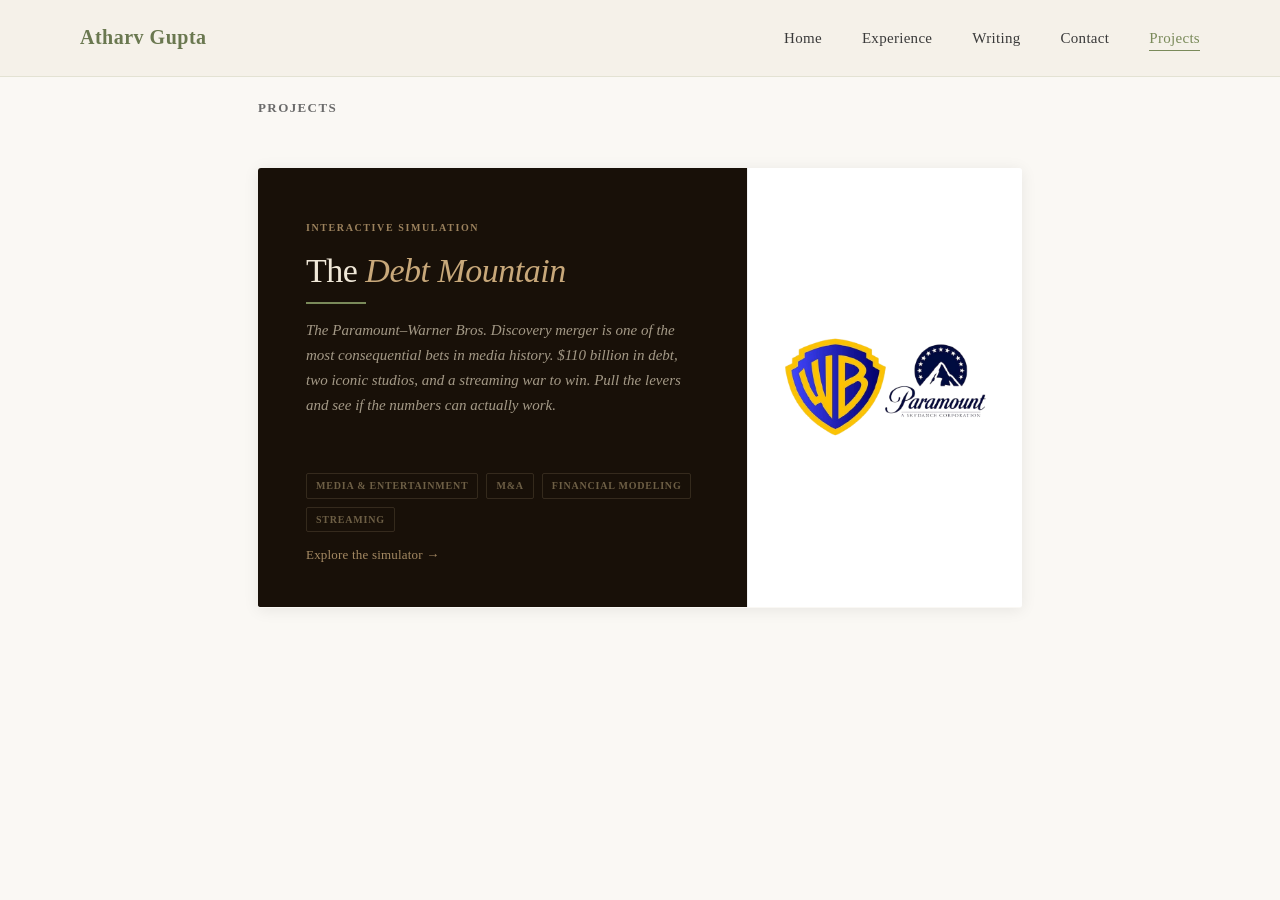
<file: projects.html>
<!DOCTYPE html>
<html lang="en">
<head>
    <meta charset="UTF-8">
    <meta name="viewport" content="width=device-width, initial-scale=1.0">
    <title>Projects - Atharv Gupta</title>
    <link rel="stylesheet" href="styles.css">
    <style>
        .projects-page {
            max-width: 860px;
            margin: 0 auto;
            padding: 100px 48px 96px;
        }

        .projects-header {
            margin-bottom: 52px;
        }
        .projects-header h1 {
            font-size: 13px;
            font-weight: 600;
            text-transform: uppercase;
            letter-spacing: 1.4px;
            color: var(--color-text-light);
            margin-bottom: 0;
        }

        /* ── Project card ── */
        .project-card {
            display: flex;
            overflow: hidden;
            border-radius: 3px;
            text-decoration: none;
            color: inherit;
            margin-bottom: 32px;
            min-height: 300px;
            transition: transform 0.3s ease, box-shadow 0.3s ease;
            box-shadow: 0 2px 16px rgba(0,0,0,0.08);
        }
        .project-card:hover {
            transform: translateY(-3px);
            box-shadow: 0 16px 48px rgba(0,0,0,0.15);
        }

        /* Left: dark text panel */
        .project-card-text {
            flex: 1;
            background: #181008;
            padding: 44px 48px 40px;
            display: flex;
            flex-direction: column;
            justify-content: space-between;
        }

        /* Right: white logo panel */
        .project-card-image {
            width: 36%;
            background: #ffffff;
            display: flex;
            align-items: center;
            justify-content: center;
            padding: 36px 32px;
            border-left: 1px solid rgba(0,0,0,0.06);
            flex-shrink: 0;
        }
        .project-card-image img {
            width: 100%;
            max-width: 280px;
            object-fit: contain;
        }

        .project-card-top {}

        .project-type {
            display: inline-block;
            font-size: 10px;
            font-weight: 700;
            text-transform: uppercase;
            letter-spacing: 1.6px;
            color: rgba(200, 168, 122, 0.75);
            margin-bottom: 16px;
        }
        .project-title {
            font-size: 34px;
            font-weight: 300;
            color: #f0e8d8;
            letter-spacing: -0.5px;
            line-height: 1.1;
            margin-bottom: 0;
        }
        .project-title em {
            font-style: italic;
            color: #c8a87a;
        }
        .project-tagline {
            font-size: 15px;
            color: rgba(230, 218, 195, 0.68);
            font-style: italic;
            line-height: 1.65;
            margin-top: 14px;
        }

        .project-card-bottom {
            display: flex;
            align-items: center;
            justify-content: space-between;
            margin-top: 32px;
            flex-wrap: wrap;
            gap: 12px;
        }
        .project-tags {
            display: flex;
            gap: 8px;
            flex-wrap: wrap;
        }
        .project-tag {
            font-size: 10px;
            font-weight: 600;
            text-transform: uppercase;
            letter-spacing: 0.8px;
            color: rgba(180, 160, 120, 0.55);
            border: 1px solid rgba(180, 160, 120, 0.18);
            padding: 3px 9px;
            border-radius: 2px;
        }
        .project-cta {
            font-size: 13px;
            color: #c8a87a;
            white-space: nowrap;
            letter-spacing: 0.2px;
            opacity: 0.8;
            transition: opacity 0.2s;
        }
        .project-card:hover .project-cta { opacity: 1; }

        /* Image panel variant: bg-cover (for fire/photo backgrounds) */
        .project-card-image--cover {
            background-size: cover;
            background-position: center;
            padding: 0;
        }
        .project-card-image--cover img { display: none; }

        /* ── Upcoming cards ── */
        .project-card-upcoming {
            display: block;
            position: relative;
            overflow: hidden;
            border-radius: 3px;
            border: 1px solid var(--color-border);
            padding: 36px 40px;
            margin-bottom: 20px;
            opacity: 0.55;
        }
        .upcoming-label {
            font-size: 10px;
            font-weight: 700;
            text-transform: uppercase;
            letter-spacing: 1.4px;
            color: var(--color-text-light);
            margin-bottom: 10px;
        }
        .upcoming-title {
            font-size: 22px;
            font-weight: 300;
            color: var(--color-dark-brown);
            margin-bottom: 6px;
        }
        .upcoming-desc {
            font-size: 13px;
            color: var(--color-text-light);
            font-style: italic;
        }

        @media (max-width: 768px) {
            .projects-page { padding: 72px 20px 64px; }
            .project-card { flex-direction: column-reverse; }
            .project-card-image { width: 100%; padding: 28px 24px; border-left: none; border-bottom: 1px solid rgba(0,0,0,0.06); }
            .project-card-image img { max-width: 220px; }
            .project-card-text { padding: 32px 24px 28px; }
            .project-title { font-size: 26px; }
            .project-tagline { font-size: 14px; }
        }
    </style>
</head>
<body>

<nav class="main-nav">
    <div class="nav-container">
        <a href="index.html" class="logo">Atharv Gupta</a>
        <ul class="nav-links">
            <li><a href="index.html">Home</a></li>
            <li><a href="experience.html">Experience</a></li>
            <li><a href="writing.html">Writing</a></li>
            <li><a href="contact.html">Contact</a></li>
            <li><a href="projects.html" class="active">Projects</a></li>
        </ul>
    </div>
</nav>

<div class="projects-page">

    <header class="projects-header fade-in">
        <h1>Projects</h1>
    </header>

    <!-- Debt Mountain -->
    <a href="wbd-deal.html" class="project-card fade-in">
        <div class="project-card-text">
            <div class="project-card-top">
                <span class="project-type">Interactive Simulation</span>
                <h2 class="project-title">The <em>Debt Mountain</em></h2>
                <p class="project-tagline">The Paramount–Warner Bros. Discovery merger is one of the most consequential bets in media history. $110 billion in debt, two iconic studios, and a streaming war to win. Pull the levers and see if the numbers can actually work.</p>
            </div>
            <div class="project-card-bottom">
                <div class="project-tags">
                    <span class="project-tag">Media &amp; Entertainment</span>
                    <span class="project-tag">M&amp;A</span>
                    <span class="project-tag">Financial Modeling</span>
                    <span class="project-tag">Streaming</span>
                </div>
                <span class="project-cta">Explore the simulator &rarr;</span>
            </div>
        </div>
        <div class="project-card-image">
            <img src="wbd-paramount.png" alt="Warner Bros. Discovery and Paramount Skydance">
        </div>
    </a>

</div>

<script>
    window.addEventListener('load', () => {
        document.querySelectorAll('.fade-in').forEach((el, i) => {
            setTimeout(() => {
                el.style.opacity = '0';
                el.style.animation = 'fadeInUp 0.6s ease forwards';
            }, i * 100);
        });
    });
</script>
</body>
</html>
</file>
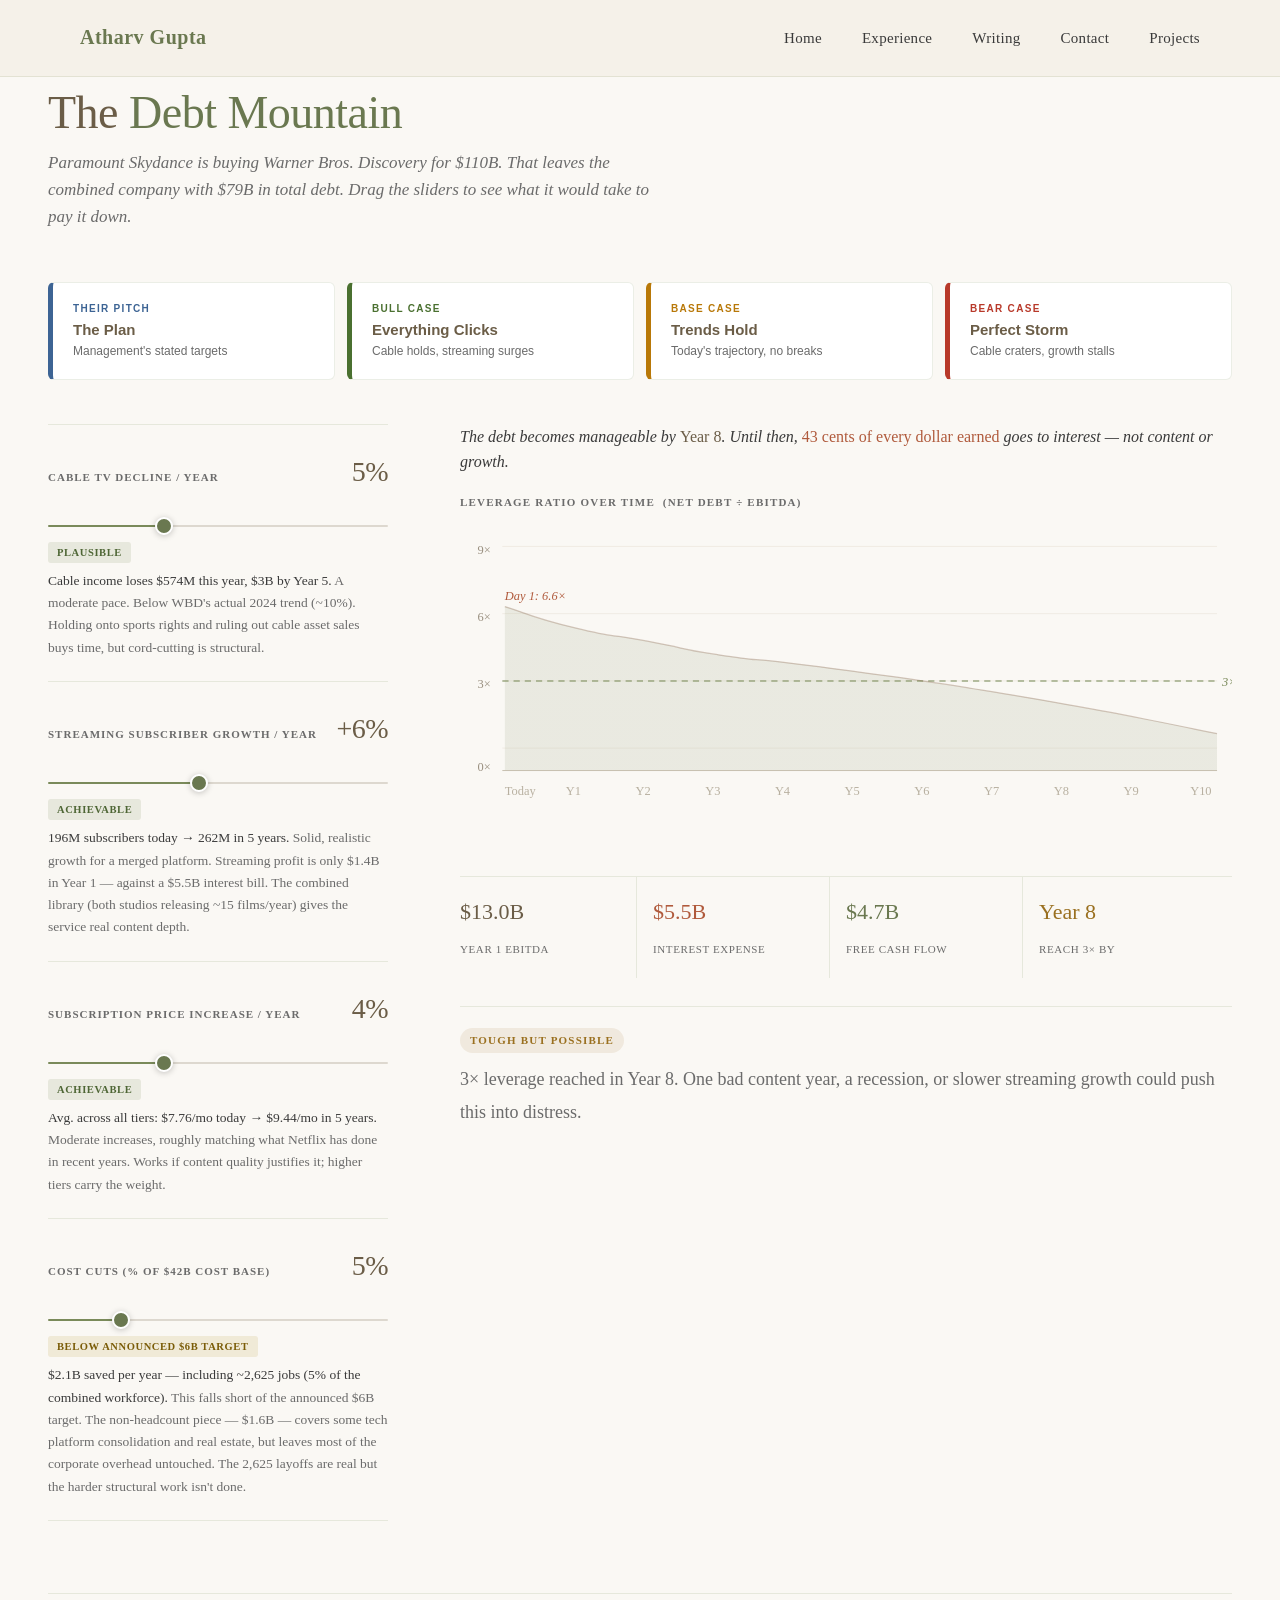
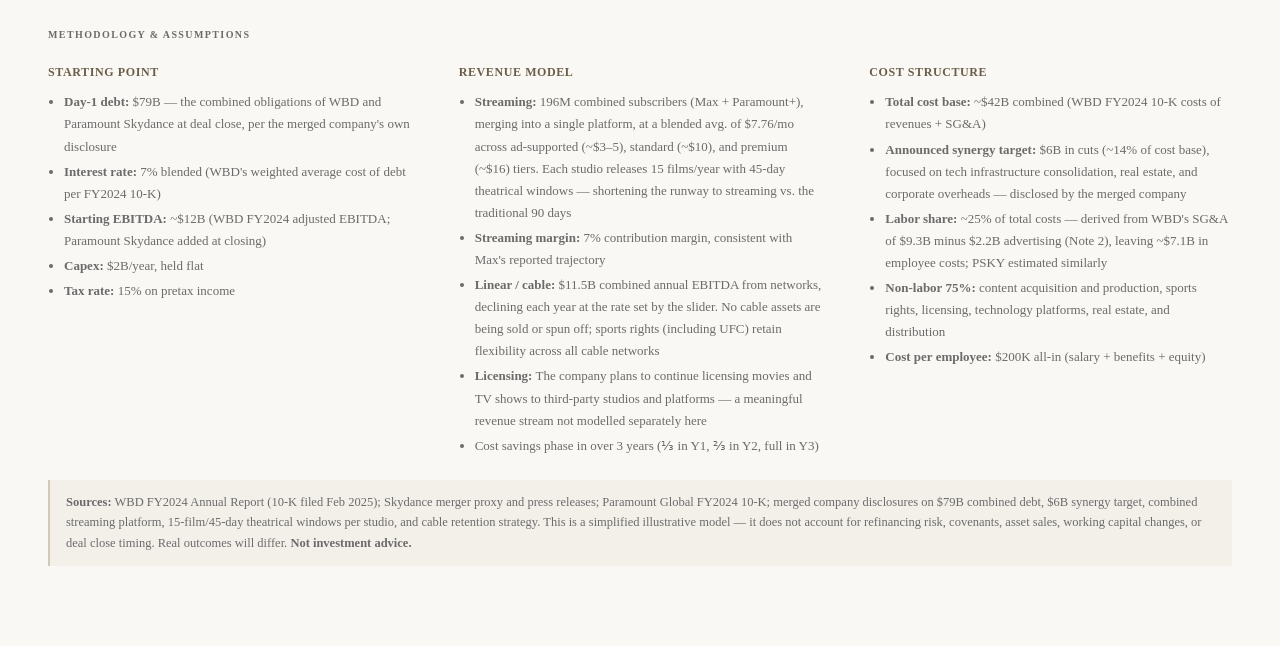
<file: wbd-deal.html>
<!DOCTYPE html>
<html lang="en">
<head>
    <meta charset="UTF-8">
    <meta name="viewport" content="width=device-width, initial-scale=1.0">
    <title>The Debt Mountain — Atharv Gupta</title>
    <link rel="stylesheet" href="styles.css">
    <style>
        .sim-page {
            max-width: 1480px;
            margin: 0 auto;
            padding: 88px 48px 80px;
        }

        /* ── Header ── */
        .sim-header {
            margin-bottom: 52px;
        }
        .sim-header h1 {
            font-size: 46px;
            font-weight: 300;
            color: var(--color-dark-brown);
            letter-spacing: -0.5px;
            margin-bottom: 10px;
            line-height: 1.1;
        }
        .sim-header h1 em {
            font-style: normal;
            color: var(--color-dark-olive);
        }
        .sim-header .lede {
            font-size: 17px;
            color: var(--color-text-light);
            font-style: italic;
            margin-bottom: 0;
            line-height: 1.6;
            max-width: 620px;
        }

        /* ── Grid ── */
        .sim-grid {
            display: grid;
            grid-template-columns: 340px 1fr;
            gap: 72px;
            align-items: start;
        }

        /* ── Left: sliders ── */
        .sliders-col {}

        .slider-block {
            padding: 22px 0;
            border-top: 1px solid var(--color-border);
        }
        .slider-block:last-child {
            border-bottom: 1px solid var(--color-border);
        }

        .slider-top {
            display: flex;
            justify-content: space-between;
            align-items: baseline;
            margin-bottom: 12px;
        }
        .slider-name {
            font-size: 11px;
            font-weight: 600;
            text-transform: uppercase;
            letter-spacing: 1px;
            color: var(--color-text-light);
        }
        .slider-num {
            font-size: 28px;
            font-weight: 300;
            font-family: 'Georgia', serif;
            color: var(--color-dark-brown);
            letter-spacing: -0.5px;
        }

        /* Range input */
        input[type=range] {
            -webkit-appearance: none;
            appearance: none;
            width: 100%;
            height: 2px;
            border-radius: 1px;
            outline: none;
            cursor: pointer;
            border: none;
            margin-bottom: 14px;
            background: linear-gradient(
                to right,
                var(--color-olive) 0%,
                var(--color-olive) var(--fill-pct, 40%),
                #ddd8cf var(--fill-pct, 40%),
                #ddd8cf 100%
            );
        }
        input[type=range]::-webkit-slider-thumb {
            -webkit-appearance: none;
            width: 18px;
            height: 18px;
            border-radius: 50%;
            background: var(--color-dark-olive);
            border: 2.5px solid white;
            box-shadow: 0 1px 6px rgba(0,0,0,0.22);
            cursor: grab;
            transition: transform 0.15s ease;
        }
        input[type=range]::-webkit-slider-thumb:active {
            cursor: grabbing;
            transform: scale(1.25);
        }
        input[type=range]::-moz-range-thumb {
            width: 18px;
            height: 18px;
            border-radius: 50%;
            background: var(--color-dark-olive);
            border: 2.5px solid white;
            box-shadow: 0 1px 6px rgba(0,0,0,0.22);
            cursor: grab;
        }

        .slider-desc {
            font-size: 13.5px;
            color: var(--color-text-light);
            line-height: 1.65;
            margin: 0;
        }
        .slider-desc strong {
            color: var(--color-text);
            font-weight: 500;
        }
        .slider-desc .bad  { color: #b05a3c; font-weight: 500; }
        .slider-desc .good { color: var(--color-dark-olive); font-weight: 500; }

        /* ── Feasibility pill ── */
        .feas {
            display: inline-block;
            font-size: 10.5px;
            font-weight: 700;
            letter-spacing: 0.6px;
            text-transform: uppercase;
            padding: 2px 9px;
            border-radius: 3px;
            margin-bottom: 7px;
        }
        .feas.green  { background: rgba(107,125,71,0.13);  color: #4e6635; }
        .feas.yellow { background: rgba(175,140,30,0.13);  color: #7a5c08; }
        .feas.red    { background: rgba(176,90,60,0.13);   color: #a03020; }

        /* ── Mountain headline ── */
        .mtn-headline {
            font-size: 16px;
            line-height: 1.6;
            color: var(--color-text);
            margin-bottom: 18px;
            font-style: italic;
        }
        .mtn-headline strong {
            font-style: normal;
            color: var(--color-dark-brown);
            font-weight: 500;
        }
        .mtn-headline .hl-red    { font-style: normal; color: #b05a3c; font-weight: 500; }
        .mtn-headline .hl-olive  { font-style: normal; color: #4e6635; font-weight: 500; }

        /* ── Right: visualization ── */
        .viz-col {
            position: sticky;
            top: 88px;
        }

        /* Mountain */
        .mountain-wrap {
            margin-bottom: 28px;
        }
        .mountain-title {
            font-size: 11px;
            font-weight: 600;
            text-transform: uppercase;
            letter-spacing: 1.2px;
            color: var(--color-text-light);
            margin-bottom: 12px;
        }
        .mountain-svg {
            width: 100%;
            display: block;
        }

        /* Stats row */
        .stats-row {
            display: grid;
            grid-template-columns: repeat(4, 1fr);
            border-top: 1px solid var(--color-border);
            margin-bottom: 28px;
        }
        .stat-cell {
            padding: 16px 0 16px 0;
            border-right: 1px solid var(--color-border);
            padding-right: 16px;
            margin-right: 16px;
        }
        .stat-cell:last-child {
            border-right: none;
            padding-right: 0;
            margin-right: 0;
        }
        .stat-num {
            font-size: 22px;
            font-weight: 300;
            font-family: 'Georgia', serif;
            color: var(--color-dark-brown);
            display: block;
            margin-bottom: 3px;
            transition: color 0.3s ease;
        }
        .stat-num.danger  { color: #b05a3c; }
        .stat-num.warning { color: #9a7020; }
        .stat-num.safe    { color: var(--color-dark-olive); }
        .stat-lbl {
            font-size: 11px;
            color: var(--color-text-light);
            text-transform: uppercase;
            letter-spacing: 0.6px;
        }

        /* Verdict */
        .verdict {
            font-size: 15px;
            color: var(--color-text);
            line-height: 1.7;
            padding-top: 20px;
            border-top: 1px solid var(--color-border);
        }
        .verdict-tag {
            display: inline-block;
            font-size: 11px;
            font-weight: 600;
            text-transform: uppercase;
            letter-spacing: 1.2px;
            padding: 3px 10px;
            border-radius: 20px;
            margin-bottom: 10px;
        }
        .verdict-tag.bad    { background: rgba(176,90,60,0.1);  color: #b05a3c; }
        .verdict-tag.ok     { background: rgba(154,112,32,0.1); color: #9a7020; }
        .verdict-tag.good   { background: rgba(107,125,71,0.1); color: var(--color-dark-olive); }
        .verdict-body { margin: 0; color: var(--color-text-light); }

        /* ── Methodology box ── */
        .methodology {
            margin-top: 72px;
            padding-top: 32px;
            border-top: 1px solid var(--color-border);
        }
        .method-label {
            font-size: 10px;
            font-weight: 700;
            text-transform: uppercase;
            letter-spacing: 1.4px;
            color: var(--color-text-light);
            margin-bottom: 18px;
        }
        .method-grid {
            display: grid;
            grid-template-columns: repeat(3, 1fr);
            gap: 32px 48px;
        }
        .method-block h4 {
            font-size: 12px;
            font-weight: 600;
            color: var(--color-dark-brown);
            margin: 0 0 8px;
            text-transform: uppercase;
            letter-spacing: 0.6px;
        }
        .method-block p, .method-block li {
            font-size: 13px;
            color: var(--color-text-light);
            line-height: 1.7;
            margin: 0;
        }
        .method-block ul {
            padding-left: 16px;
            margin: 0;
        }
        .method-block li { margin-bottom: 3px; }
        .method-note {
            margin-top: 20px;
            padding: 12px 16px;
            background: rgba(157,138,111,0.07);
            border-left: 2px solid rgba(157,138,111,0.4);
            font-size: 12.5px;
            color: var(--color-text-light);
            line-height: 1.65;
        }

        /* ── Scenario presets ── */
        .scenario-presets {
            display: grid;
            grid-template-columns: repeat(4, 1fr);
            gap: 12px;
            margin-bottom: 44px;
        }
        .scenario-btn {
            padding: 20px 20px 18px;
            border: 1.5px solid var(--color-border);
            border-left-width: 5px;
            border-radius: 6px;
            background: white;
            text-align: left;
            cursor: pointer;
            transition: background 0.18s ease, border-color 0.18s ease, box-shadow 0.18s ease;
        }
        /* Left accent colors */
        .scenario-btn.plan { border-left-color: #3d6494; }
        .scenario-btn.bull { border-left-color: #4a7030; }
        .scenario-btn.base { border-left-color: #b87808; }
        .scenario-btn.bear { border-left-color: #b8392a; }

        /* Hover — all borders light up */
        .scenario-btn.plan:hover  { border-color: #3d6494; background: rgba(61,100,148,0.05); }
        .scenario-btn.bull:hover  { border-color: #4a7030; background: rgba(74,112,48,0.06); }
        .scenario-btn.base:hover  { border-color: #b87808; background: rgba(184,120,8,0.06); }
        .scenario-btn.bear:hover  { border-color: #b8392a; background: rgba(184,57,42,0.06); }

        /* Active — saturated tint + slight lift */
        .scenario-btn.plan.active { border-color: #3d6494; background: rgba(61,100,148,0.10); box-shadow: 0 2px 16px rgba(61,100,148,0.14); }
        .scenario-btn.bull.active { border-color: #4a7030; background: rgba(74,112,48,0.11); box-shadow: 0 2px 16px rgba(74,112,48,0.14); }
        .scenario-btn.base.active { border-color: #b87808; background: rgba(184,120,8,0.10); box-shadow: 0 2px 16px rgba(184,120,8,0.14); }
        .scenario-btn.bear.active { border-color: #b8392a; background: rgba(184,57,42,0.10); box-shadow: 0 2px 16px rgba(184,57,42,0.14); }

        .sc-eyebrow {
            font-size: 10px;
            font-weight: 700;
            text-transform: uppercase;
            letter-spacing: 1.3px;
            display: block;
            margin-bottom: 7px;
        }
        .scenario-btn.plan .sc-eyebrow { color: #3d6494; }
        .scenario-btn.bull .sc-eyebrow { color: #4a7030; }
        .scenario-btn.base .sc-eyebrow { color: #b87808; }
        .scenario-btn.bear .sc-eyebrow { color: #b8392a; }

        .sc-label {
            font-size: 15px;
            font-weight: 600;
            color: var(--color-dark-brown);
            display: block;
            margin-bottom: 4px;
            line-height: 1.2;
        }
        .sc-sub {
            font-size: 12px;
            color: var(--color-text-light);
            display: block;
            line-height: 1.45;
        }

        /* ── Responsive ── */
        @media (max-width: 1100px) {
            .sim-grid { grid-template-columns: 1fr; gap: 48px; }
            .viz-col  { position: static; }
            .stats-row { grid-template-columns: repeat(2,1fr); }
            .stat-cell:nth-child(2) { border-right: none; }
            .stat-cell:nth-child(3) { border-top: 1px solid var(--color-border); padding-top: 16px; }
            .stat-cell:nth-child(4) { border-top: 1px solid var(--color-border); border-right: none; padding-top: 16px; }
        }
        @media (max-width: 900px) {
            .scenario-presets { grid-template-columns: repeat(2, 1fr); }
        }
        @media (max-width: 768px) {
            .sim-page { padding: 76px 20px 60px; }
            .sim-header { margin-bottom: 36px; }
            .sim-header h1 { font-size: 32px; }
            .sim-header h1 { font-size: 32px; }
            .method-grid { grid-template-columns: 1fr; gap: 24px; }
        }
    </style>
</head>
<body>

<nav class="main-nav">
    <div class="nav-container">
        <a href="index.html" class="logo">Atharv Gupta</a>
        <ul class="nav-links">
            <li><a href="index.html">Home</a></li>
            <li><a href="experience.html">Experience</a></li>
            <li><a href="writing.html">Writing</a></li>
            <li><a href="contact.html">Contact</a></li>
            <li><a href="projects.html">Projects</a></li>
        </ul>
    </div>
</nav>

<div class="sim-page">

    <header class="sim-header fade-in">
        <h1>The <em>Debt Mountain</em></h1>
        <p class="lede">Paramount Skydance is buying Warner Bros. Discovery for $110B. That leaves the combined company with $79B in total debt. Drag the sliders to see what it would take to pay it down.</p>
    </header>

    <!-- Scenario presets — full-width row -->
    <div class="scenario-presets fade-in">
        <button class="scenario-btn plan" onclick="applyScenario('plan')">
            <span class="sc-eyebrow">Their Pitch</span>
            <span class="sc-label">The Plan</span>
            <span class="sc-sub">Management's stated targets</span>
        </button>
        <button class="scenario-btn bull" onclick="applyScenario('bull')">
            <span class="sc-eyebrow">Bull Case</span>
            <span class="sc-label">Everything Clicks</span>
            <span class="sc-sub">Cable holds, streaming surges</span>
        </button>
        <button class="scenario-btn base" onclick="applyScenario('base')">
            <span class="sc-eyebrow">Base Case</span>
            <span class="sc-label">Trends Hold</span>
            <span class="sc-sub">Today's trajectory, no breaks</span>
        </button>
        <button class="scenario-btn bear" onclick="applyScenario('bear')">
            <span class="sc-eyebrow">Bear Case</span>
            <span class="sc-label">Perfect Storm</span>
            <span class="sc-sub">Cable craters, growth stalls</span>
        </button>
    </div>

    <div class="sim-grid">

        <!-- LEFT: Sliders -->
        <div class="sliders-col fade-in">

            <div class="slider-block">
                <div class="slider-top">
                    <span class="slider-name">Cable TV decline / year</span>
                    <span class="slider-num" id="v-cable">5%</span>
                </div>
                <input type="range" id="s-cable" min="0" max="15" value="5" step="0.5">
                <p class="slider-desc" id="d-cable"></p>
            </div>

            <div class="slider-block">
                <div class="slider-top">
                    <span class="slider-name">Streaming subscriber growth / year</span>
                    <span class="slider-num" id="v-subs">+6%</span>
                </div>
                <input type="range" id="s-subs" min="-5" max="20" value="6" step="0.5">
                <p class="slider-desc" id="d-subs"></p>
            </div>

            <div class="slider-block">
                <div class="slider-top">
                    <span class="slider-name">Subscription price increase / year</span>
                    <span class="slider-num" id="v-arpu">4%</span>
                </div>
                <input type="range" id="s-arpu" min="0" max="12" value="4" step="0.5">
                <p class="slider-desc" id="d-arpu"></p>
            </div>

            <div class="slider-block">
                <div class="slider-top">
                    <span class="slider-name">Cost cuts (% of $42B cost base)</span>
                    <span class="slider-num" id="v-cost">5%</span>
                </div>
                <input type="range" id="s-cost" min="0" max="25" value="5" step="0.5">
                <p class="slider-desc" id="d-cost"></p>
            </div>

        </div>

        <!-- RIGHT: Visualization -->
        <div class="viz-col fade-in">

            <div class="mountain-wrap">
                <p class="mtn-headline" id="mtn-headline">Move the sliders to see how the debt mountain changes.</p>
                <div class="mountain-title">Leverage ratio over time &nbsp;(Net Debt ÷ EBITDA)</div>
                <svg class="mountain-svg" viewBox="0 0 620 260" xmlns="http://www.w3.org/2000/svg">
                    <defs>
                        <!-- Gradient: rust above 3× target, olive below -->
                        <linearGradient id="mtnGrad" x1="0" y1="0" x2="0" y2="1"
                                        gradientUnits="userSpaceOnUse"
                                        y1="18" y2="198">
                            <stop offset="0%"    stop-color="#a0523a" stop-opacity="0.78"/>
                            <stop offset="67%"   stop-color="#b05a3c" stop-opacity="0.62"/>
                            <stop offset="67%"   stop-color="#7a8a5a" stop-opacity="0.52"/>
                            <stop offset="100%"  stop-color="#7a8a5a" stop-opacity="0.12"/>
                        </linearGradient>
                        <!-- Subtle shadow/depth at the top of mountain -->
                        <filter id="mtnBlur">
                            <feGaussianBlur stdDeviation="1.5"/>
                        </filter>
                    </defs>

                    <!-- Background -->
                    <rect width="620" height="260" fill="rgba(250,248,244,0.0)"/>

                    <!-- Y-axis reference labels -->
                    <text x="14" y="24"  font-size="10" fill="#9a9080" font-family="Georgia,serif">9×</text>
                    <text x="14" y="78"  font-size="10" fill="#9a9080" font-family="Georgia,serif">6×</text>
                    <text x="14" y="132" font-size="10" fill="#9a9080" font-family="Georgia,serif">3×</text>
                    <text x="14" y="198" font-size="10" fill="#9a9080" font-family="Georgia,serif">0×</text>

                    <!-- Horizontal grid lines (subtle) -->
                    <line x1="34" y1="18"  x2="608" y2="18"  stroke="#e8e2d8" stroke-width="0.5"/>
                    <line x1="34" y1="72"  x2="608" y2="72"  stroke="#e8e2d8" stroke-width="0.5"/>
                    <line x1="34" y1="126" x2="608" y2="126" stroke="#e8e2d8" stroke-width="0.5"/>
                    <line x1="34" y1="180" x2="608" y2="180" stroke="#e8e2d8" stroke-width="0.5"/>

                    <!-- 3× target line (prominent) -->
                    <line x1="34" y1="126" x2="608" y2="126"
                          stroke="#7a8a5a" stroke-width="1.2"
                          stroke-dasharray="5,4" opacity="0.7"/>
                    <text x="612" y="130" font-size="10" fill="#7a8a5a"
                          font-family="Georgia,serif" font-style="italic">3×</text>

                    <!-- Mountain fill (animated via JS) -->
                    <path id="mtn-fill" fill="url(#mtnGrad)"/>

                    <!-- Mountain top line (crisp edge) -->
                    <path id="mtn-line" fill="none" stroke="rgba(120,80,55,0.3)" stroke-width="1"/>

                    <!-- Day-1 label (text set dynamically by JS) -->
                    <text id="lbl-day1" x="36" y="0" font-size="10" fill="#b05a3c"
                          font-family="Georgia,serif" font-style="italic">Day 1: 6.6×</text>

                    <!-- X-axis year labels -->
                    <text x="36"  y="218" font-size="10" fill="#b8b0a0" font-family="Georgia,serif">Today</text>
                    <text x="91"  y="218" font-size="10" fill="#b8b0a0" font-family="Georgia,serif" text-anchor="middle">Y1</text>
                    <text x="147" y="218" font-size="10" fill="#b8b0a0" font-family="Georgia,serif" text-anchor="middle">Y2</text>
                    <text x="203" y="218" font-size="10" fill="#b8b0a0" font-family="Georgia,serif" text-anchor="middle">Y3</text>
                    <text x="259" y="218" font-size="10" fill="#b8b0a0" font-family="Georgia,serif" text-anchor="middle">Y4</text>
                    <text x="315" y="218" font-size="10" fill="#b8b0a0" font-family="Georgia,serif" text-anchor="middle">Y5</text>
                    <text x="371" y="218" font-size="10" fill="#b8b0a0" font-family="Georgia,serif" text-anchor="middle">Y6</text>
                    <text x="427" y="218" font-size="10" fill="#b8b0a0" font-family="Georgia,serif" text-anchor="middle">Y7</text>
                    <text x="483" y="218" font-size="10" fill="#b8b0a0" font-family="Georgia,serif" text-anchor="middle">Y8</text>
                    <text x="539" y="218" font-size="10" fill="#b8b0a0" font-family="Georgia,serif" text-anchor="middle">Y9</text>
                    <text x="595" y="218" font-size="10" fill="#b8b0a0" font-family="Georgia,serif" text-anchor="middle">Y10</text>

                    <!-- Baseline -->
                    <line x1="34" y1="198" x2="608" y2="198" stroke="#c8c0b0" stroke-width="0.8"/>
                </svg>
            </div>

            <!-- Stats row -->
            <div class="stats-row">
                <div class="stat-cell">
                    <span class="stat-num" id="st-ebitda">—</span>
                    <span class="stat-lbl">Year 1 EBITDA</span>
                </div>
                <div class="stat-cell">
                    <span class="stat-num danger" id="st-interest">$5.7B</span>
                    <span class="stat-lbl">Interest expense</span>
                </div>
                <div class="stat-cell">
                    <span class="stat-num" id="st-fcf">—</span>
                    <span class="stat-lbl">Free cash flow</span>
                </div>
                <div class="stat-cell">
                    <span class="stat-num" id="st-3x">—</span>
                    <span class="stat-lbl">Reach 3× by</span>
                </div>
            </div>

            <!-- Verdict -->
            <div class="verdict">
                <span class="verdict-tag bad" id="vtag">Unsustainable</span>
                <p class="verdict-body" id="vbody">Move the sliders to explore what would need to be true.</p>
            </div>

        </div>
    </div>

    <!-- Methodology -->
    <div class="methodology fade-in">
        <p class="method-label">Methodology &amp; Assumptions</p>
        <div class="method-grid">
            <div class="method-block">
                <h4>Starting Point</h4>
                <ul>
                    <li><strong>Day-1 debt:</strong> $79B — the combined obligations of WBD and Paramount Skydance at deal close, per the merged company's own disclosure</li>
                    <li><strong>Interest rate:</strong> 7% blended (WBD's weighted average cost of debt per FY2024 10-K)</li>
                    <li><strong>Starting EBITDA:</strong> ~$12B (WBD FY2024 adjusted EBITDA; Paramount Skydance added at closing)</li>
                    <li><strong>Capex:</strong> $2B/year, held flat</li>
                    <li><strong>Tax rate:</strong> 15% on pretax income</li>
                </ul>
            </div>
            <div class="method-block">
                <h4>Revenue Model</h4>
                <ul>
                    <li><strong>Streaming:</strong> 196M combined subscribers (Max + Paramount+), merging into a single platform, at a blended avg. of $7.76/mo across ad-supported (~$3–5), standard (~$10), and premium (~$16) tiers. Each studio releases 15 films/year with 45-day theatrical windows — shortening the runway to streaming vs. the traditional 90 days</li>
                    <li><strong>Streaming margin:</strong> 7% contribution margin, consistent with Max's reported trajectory</li>
                    <li><strong>Linear / cable:</strong> $11.5B combined annual EBITDA from networks, declining each year at the rate set by the slider. No cable assets are being sold or spun off; sports rights (including UFC) retain flexibility across all cable networks</li>
                    <li><strong>Licensing:</strong> The company plans to continue licensing movies and TV shows to third-party studios and platforms — a meaningful revenue stream not modelled separately here</li>
                    <li>Cost savings phase in over 3 years (⅓ in Y1, ⅔ in Y2, full in Y3)</li>
                </ul>
            </div>
            <div class="method-block">
                <h4>Cost Structure</h4>
                <ul>
                    <li><strong>Total cost base:</strong> ~$42B combined (WBD FY2024 10-K costs of revenues + SG&amp;A)</li>
                    <li><strong>Announced synergy target:</strong> $6B in cuts (~14% of cost base), focused on tech infrastructure consolidation, real estate, and corporate overheads — disclosed by the merged company</li>
                    <li><strong>Labor share:</strong> ~25% of total costs — derived from WBD's SG&amp;A of $9.3B minus $2.2B advertising (Note 2), leaving ~$7.1B in employee costs; PSKY estimated similarly</li>
                    <li><strong>Non-labor 75%:</strong> content acquisition and production, sports rights, licensing, technology platforms, real estate, and distribution</li>
                    <li><strong>Cost per employee:</strong> $200K all-in (salary + benefits + equity)</li>
                </ul>
            </div>
        </div>
        <div class="method-note">
            <strong>Sources:</strong> WBD FY2024 Annual Report (10-K filed Feb 2025); Skydance merger proxy and press releases; Paramount Global FY2024 10-K; merged company disclosures on $79B combined debt, $6B synergy target, combined streaming platform, 15-film/45-day theatrical windows per studio, and cable retention strategy. This is a simplified illustrative model — it does not account for refinancing risk, covenants, asset sales, working capital changes, or deal close timing. Real outcomes will differ. <strong>Not investment advice.</strong>
        </div>
    </div>

</div>

<script>
// ── Constants ──────────────────────────────────────────────────────────────
const STARTING_SUBS   = 196;
const BASE_ARPU       = 7.76;
const COST_RATIO      = 0.93;
const WBD_NON_DTC     = 8355;
const PSKY_NON_STREAM = 3118;
const COMBINED_COSTS  = 42000;
const EMPLOYEES       = 55000;
const COST_PER_HEAD   = 200000;
// WBD 10-K FY2024: SG&A $9.3B minus advertising $2.2B = ~$7.1B employee costs for WBD.
// PSKY ~22K employees at $200K = ~$4.4B. Combined labor ~$11.5B / $42B total ≈ 25-27%.
const LABOR_SHARE     = 0.25;
const DAY1_DEBT       = 79000;
const INTEREST_RATE   = 0.07;
const CAPEX           = 2000;
const TAX_RATE        = 0.15;

// ── Scenario presets ────────────────────────────────────────────────────────
// cable / subs / arpu / cost
const SCENARIOS = {
    plan: { cable: 7,  subs: 8,  arpu: 5, cost: 14 },  // $6B synergy target, steady streaming
    bull: { cable: 3,  subs: 13, arpu: 7, cost: 18 },  // sports anchor cable; platform takes off
    base: { cable: 10, subs: 5,  arpu: 3, cost: 10 },  // WBD's real 2024 decline; partial synergies
    bear: { cable: 13, subs: 0,  arpu: 1, cost: 3  },  // cord-cutting accelerates; cuts fail
};
let activeScenario = null;

// ── SVG layout constants ────────────────────────────────────────────────────
const C = {
    x0: 36, xN: 608,    // left and right x edges
    top: 18, base: 198, // chart top and baseline y
    maxLev: 9,
    years: 11,          // Year 0 through Year 10
};
C.chartW = C.xN - C.x0;
C.chartH = C.base - C.top;
C.dx     = C.chartW / (C.years - 1);

function levToY(lev) {
    return C.top + (1 - Math.min(lev, C.maxLev) / C.maxLev) * C.chartH;
}
function xForYr(yr) {
    return C.x0 + yr * C.dx;
}

// ── Financial model ─────────────────────────────────────────────────────────
function runModel(cableD, subG, arpuG, costC) {
    const cD = cableD / 100, sG = subG / 100, aG = arpuG / 100;
    const fullSavings = COMBINED_COSTS * (costC / 100);
    let debt = DAY1_DEBT;
    const levs = [DAY1_DEBT / 12000]; // Year 0 = day-1 leverage (approx $12B EBITDA)
    let hitThreeX = null;
    const yr1 = {};

    for (let yr = 1; yr <= 10; yr++) {
        const subs      = STARTING_SUBS * Math.pow(1 + sG, yr);
        const arpu      = BASE_ARPU     * Math.pow(1 + aG, yr);
        const streamEB  = subs * arpu * 12 * (1 - COST_RATIO);
        const nsEB      = (WBD_NON_DTC + PSKY_NON_STREAM) * Math.pow(1 - cD, yr);
        const savings   = fullSavings * Math.min(yr / 3, 1);
        const ebitda    = streamEB + nsEB + savings;
        const interest  = debt * INTEREST_RATE;
        const pretax    = ebitda - interest - CAPEX;
        const taxes     = Math.max(0, pretax) * TAX_RATE;
        const fcf       = pretax - taxes;
        debt            = Math.max(0, debt - Math.max(0, fcf));
        const lev       = ebitda > 0 ? debt / ebitda : 9;
        levs.push(Math.min(lev, C.maxLev));
        if (yr === 1) { yr1.ebitda = ebitda; yr1.interest = interest; yr1.fcf = fcf; yr1.lev = lev; }
        if (lev <= 3 && hitThreeX === null) hitThreeX = yr;
    }
    return { levs, yr1, hitThreeX };
}

// ── Mountain path ────────────────────────────────────────────────────────────
function makePath(levs) {
    const pts = levs.map((lev, yr) => ({ x: xForYr(yr), y: levToY(lev) }));
    // Mountain fill: from baseline up through the leverage curve
    let top = '';
    for (let i = 0; i < pts.length - 1; i++) {
        const p0 = pts[Math.max(0, i - 1)];
        const p1 = pts[i];
        const p2 = pts[i + 1];
        const p3 = pts[Math.min(pts.length - 1, i + 2)];
        const t = 1 / 3;
        const cp1x = p1.x + (p2.x - p0.x) * t;
        const cp1y = p1.y + (p2.y - p0.y) * t;
        const cp2x = p2.x - (p3.x - p1.x) * t;
        const cp2y = p2.y - (p3.y - p1.y) * t;
        if (i === 0) top += `L ${p1.x.toFixed(1)} ${p1.y.toFixed(1)} `;
        top += `C ${cp1x.toFixed(1)},${cp1y.toFixed(1)} ${cp2x.toFixed(1)},${cp2y.toFixed(1)} ${p2.x.toFixed(1)},${p2.y.toFixed(1)} `;
    }
    const fill = `M ${pts[0].x.toFixed(1)} ${C.base} ${top} L ${pts[pts.length-1].x.toFixed(1)} ${C.base} Z`;
    const line = `M ${pts[0].x.toFixed(1)} ${pts[0].y.toFixed(1)} ` + top.trim();
    return { fill, line };
}

// ── Smooth animation ─────────────────────────────────────────────────────────
let curLevs = null;
let tgtLevs = null;
let rafId   = null;

function animateMountain(newLevs) {
    tgtLevs = newLevs;
    if (!curLevs) { curLevs = [...newLevs]; renderMountain(curLevs); return; }
    if (rafId) cancelAnimationFrame(rafId);
    function step() {
        let done = true;
        for (let i = 0; i < curLevs.length; i++) {
            const diff = tgtLevs[i] - curLevs[i];
            if (Math.abs(diff) > 0.004) { curLevs[i] += diff * 0.14; done = false; }
            else curLevs[i] = tgtLevs[i];
        }
        renderMountain(curLevs);
        if (!done) rafId = requestAnimationFrame(step);
    }
    rafId = requestAnimationFrame(step);
}

function renderMountain(levs) {
    const { fill, line } = makePath(levs);
    document.getElementById('mtn-fill').setAttribute('d', fill);
    document.getElementById('mtn-line').setAttribute('d', line);
    // Day-1 label floats above the first point
    const y0 = levToY(levs[0]);
    const lbl = document.getElementById('lbl-day1');
    lbl.setAttribute('y', Math.max(14, y0 - 5).toFixed(1));
    lbl.textContent = `Day 1: ${levs[0].toFixed(1)}×`;
}

// ── Formatting ───────────────────────────────────────────────────────────────
function fmt(n, dec = 1) {
    const s = n < 0 ? '−' : '';
    const a = Math.abs(n);
    return a >= 1000 ? `${s}$${(a/1000).toFixed(dec)}B` : `${s}$${a.toFixed(0)}M`;
}

// ── Slider track fill ────────────────────────────────────────────────────────
function fillTrack(el) {
    const pct = ((+el.value - +el.min) / (+el.max - +el.min)) * 100;
    el.style.setProperty('--fill-pct', pct + '%');
}

// ── Feasibility pills ─────────────────────────────────────────────────────────
function pill(cls, label) {
    return `<span class="feas ${cls}">${label}</span><br>`;
}

function cableFeas(r) {
    if (r <= 2)  return pill('yellow', 'Optimistic');
    if (r <= 7)  return pill('green',  'Plausible');
    if (r <= 11) return pill('green',  'Today\'s actual pace');
    return             pill('yellow', 'Pessimistic');
}
function subsFeas(r) {
    if (r < 0)   return pill('red',    'Subscribers shrinking');
    if (r <= 3)  return pill('yellow', 'Slow growth');
    if (r <= 9)  return pill('green',  'Achievable');
    if (r <= 14) return pill('yellow', 'Very ambitious');
    return             pill('red',    'Unrealistic at this scale');
}
function arpuFeas(r) {
    if (r <= 2)  return pill('yellow', 'Conservative');
    if (r <= 7)  return pill('green',  'Achievable');
    if (r <= 10) return pill('yellow', 'Aggressive — churn risk');
    return             pill('red',    'Very risky');
}
function costFeas(r) {
    if (r === 0) return pill('red',    'No cuts — unlikely');
    if (r <= 8)  return pill('yellow', 'Below announced $6B target');
    if (r <= 16) return pill('green',  'In line with announced plan');
    if (r <= 22) return pill('yellow', 'Well beyond plan — painful');
    return             pill('red',    'Business-damaging');
}

// ── Descriptions ─────────────────────────────────────────────────────────────
function dCable(r) {
    const ns0    = WBD_NON_DTC + PSKY_NON_STREAM;
    const lossY1 = ns0 - ns0 * (1 - r/100);
    const lossY5 = ns0 - ns0 * Math.pow(1 - r/100, 5);
    const plain  = r === 0
        ? 'Cable TV holds flat — unlikely, but possible if die-hard subscribers stay put. Notably, the company has ruled out selling or spinning off any cable assets, keeping sports like UFC on air to slow attrition.'
        : r <= 4
        ? `A gentle decline. Cable is actually falling faster than this right now. The decision to keep all cable assets (no spinoffs) and anchor sports like UFC to the bundle may slow the bleed somewhat.`
        : r <= 8
        ? `A moderate pace. Below WBD's actual 2024 trend (~10%). Holding onto sports rights and ruling out cable asset sales buys time, but cord-cutting is structural.`
        : r <= 11
        ? `This matches WBD's real 2024 decline rate. The primary source of cash to service interest is shrinking fast — and that's with all cable assets retained and sports keeping subscribers on the bundle.`
        : `Cable is collapsing. Even anchoring sports rights and refusing to sell networks can't stop the math. The main source of cash to pay interest disappears within a few years.`;
    return cableFeas(r) + `<strong>Cable income loses ${fmt(lossY1,0)} this year, ${fmt(lossY5,0)} by Year 5.</strong> ${plain}`;
}

function dSubs(r) {
    const y5   = STARTING_SUBS * Math.pow(1 + r/100, 5);
    const y1SE = STARTING_SUBS * (1+r/100) * BASE_ARPU * 12 * (1 - COST_RATIO);
    const intBill = fmt(DAY1_DEBT * INTEREST_RATE, 1);
    const plain = r < 0
        ? `Subscribers are leaving the combined platform. Streaming never compensates for the debt — and the 45-day theatrical window means each film has less time in cinemas before it lands on streaming and risks feeling disposable.`
        : r <= 3
        ? `Slow growth for the combined Max + Paramount+ platform. Streaming adds little when the interest bill is ${intBill} a year. The 45-day theatrical window helps get films onto the service faster, but it needs subscribers to care enough to stay.`
        : r <= 9
        ? `Solid, realistic growth for a merged platform. Streaming profit is only ${fmt(y1SE,1)} in Year 1 — against a ${intBill} interest bill. The combined library (both studios releasing ~15 films/year) gives the service real content depth.`
        : r <= 14
        ? `Very aggressive. Would require the combined platform to outpace every major streaming service currently operating. Even with 30 films a year across both studios hitting the service within 45 days of theatrical, subscriber growth at this pace is exceptional.`
        : `Unrealistic. No mature streaming platform sustains this growth rate, regardless of how strong the combined content slate is.`;
    return subsFeas(r) + `<strong>196M subscribers today → ${y5.toFixed(0)}M in 5 years.</strong> ${plain}`;
}

function dArpu(r) {
    const y5   = BASE_ARPU * Math.pow(1 + r/100, 5);
    // $7.76 is the blended average across all tiers: ad-supported (~$3-5), standard (~$10), premium (~$16)
    const plain = r === 0
        ? `No price increases across any tier. All revenue growth has to come from signing up more people.`
        : r <= 3
        ? `Small annual increases across tiers — the kind subscribers barely notice. The ad-supported tier barely moves; standard and premium absorb most of it.`
        : r <= 7
        ? `Moderate increases, roughly matching what Netflix has done in recent years. Works if content quality justifies it; higher tiers carry the weight.`
        : r <= 10
        ? `Aggressive pricing. Standard and premium subscribers — the ones generating real margin — are most likely to cancel or step down to the cheaper ad tier.`
        : `Very risky. At this pace the blended average nearly doubles in 6 years. Even loyal subscribers start weighing whether it's worth it.`;
    return arpuFeas(r) + `<strong>Avg. across all tiers: $7.76/mo today → $${y5.toFixed(2)}/mo in 5 years.</strong> ${plain}`;
}

function dCost(r) {
    if (r === 0) {
        return costFeas(r) + `<strong>No cost cuts assumed.</strong> The merged company has already announced a $6B target (~14% of the cost base). The question is whether they hit it — or go further.`;
    }
    const savM      = COMBINED_COSTS * (r / 100);
    const laborSavM = savM * LABOR_SHARE;          // ~25% of costs are employee-related
    const otherSavM = savM - laborSavM;            // tech, real estate, corporate, content
    const jobs      = Math.round(laborSavM * 1e6 / COST_PER_HEAD);
    const pct       = Math.round(jobs / EMPLOYEES * 100);
    const plain = r <= 8
        ? `This falls short of the announced $6B target. The non-headcount piece — ${fmt(otherSavM,1)} — covers some tech platform consolidation and real estate, but leaves most of the corporate overhead untouched. The ${jobs.toLocaleString()} layoffs are real but the harder structural work isn't done.`
        : r <= 16
        ? `This tracks the announced $6B plan (~14% of costs). The bulk of it — ${fmt(otherSavM,1)} — comes from consolidating two separate tech stacks into one streaming platform, cutting redundant real estate, and eliminating overlapping corporate functions. The ${jobs.toLocaleString()} job losses (${pct}% of the workforce) represent the human cost of merging two giant bureaucracies.`
        : r <= 22
        ? `Going well beyond the announced plan. Headcount reductions (${jobs.toLocaleString()} jobs, ${pct}% of the workforce) account for roughly a quarter. The rest — ${fmt(otherSavM,1)} — requires slashing content budgets and dropping sports rights, which erodes the very library that justifies the subscription.`
        : `Cuts this deep gut the creative output that makes subscribers pay in the first place. The ${jobs.toLocaleString()} layoffs are only part of the damage — the rest comes from canceling the shows and deals that justify the subscription price.`;
    return costFeas(r) + `<strong>${fmt(savM,1)} saved per year — including ~${jobs.toLocaleString()} jobs (${pct}% of the combined workforce).</strong> ${plain}`;
}

// ── Mountain headline ──────────────────────────────────────────────────────────
function getMtnHeadline(yr1, hitThreeX, levY10) {
    const intPct = Math.round(yr1.interest / yr1.ebitda * 100);
    const levRound = levY10.toFixed(1);

    if (!hitThreeX || hitThreeX > 20) {
        return `In Year 1, <span class="hl-red">${intPct}% of every dollar earned goes straight to interest</span> — not content, not technology, not growth. Under these numbers, the debt mountain <strong>never shrinks to a safe size</strong>.`;
    }
    if (hitThreeX > 15) {
        return `The debt doesn't reach a safe level for <strong>${hitThreeX} years</strong> — well after the streaming era's winners and losers are decided. <span class="hl-red">${intPct} cents of every dollar earned goes to interest</span> the whole time.`;
    }
    if (hitThreeX > 10) {
        return `It takes <strong>${hitThreeX} years</strong> for this debt to feel manageable. That's over a decade of paying <span class="hl-red">${intPct} cents of every dollar earned</span> in interest, with almost nothing left to compete.`;
    }
    if (hitThreeX > 5) {
        return `The debt becomes manageable by <strong>Year ${hitThreeX}</strong>. Until then, <span class="hl-red">${intPct} cents of every dollar earned</span> goes to interest — not content or growth.`;
    }
    return `Under these assumptions, the debt reaches a safe level by <strong>Year ${hitThreeX}</strong>. That's still ${hitThreeX} years of <span class="hl-red">${intPct}-cent interest payments</span> on every dollar earned — and requires hitting every single target at once.`;
}

// ── Apply scenario preset ─────────────────────────────────────────────────────
function applyScenario(name) {
    const s = SCENARIOS[name];
    document.getElementById('s-cable').value = s.cable;
    document.getElementById('s-subs').value  = s.subs;
    document.getElementById('s-arpu').value  = s.arpu;
    document.getElementById('s-cost').value  = s.cost;
    activeScenario = name;
    document.querySelectorAll('.scenario-btn').forEach(b => b.classList.remove('active'));
    document.querySelector(`.scenario-btn.${name}`).classList.add('active');
    update();
}

// ── Scenario-specific headlines ───────────────────────────────────────────────
function getScenarioHeadline(scenario, yr1, hitThreeX) {
    const intPct   = Math.round(yr1.interest / yr1.ebitda * 100);
    const reachStr = hitThreeX
        ? `the debt reaches a manageable level by <strong>Year ${hitThreeX}</strong>`
        : `the debt <strong>never reaches a safe level</strong> within 20 years`;

    if (scenario === 'plan') {
        if (hitThreeX && hitThreeX <= 10) {
            return `Management is betting every announced target lands — $6B in cuts, cable managed, streaming on the rise. In Year 1, <span class="hl-red">${intPct}% of every dollar earned still goes to interest</span>. If the plan holds as stated, ${reachStr}. No margin for error.`;
        }
        return `Management says the plan works. Even hitting every announced target — $6B in cuts, steady streaming — <span class="hl-red">${intPct}% of every dollar earned goes to interest</span> in Year 1, and ${reachStr}. A lot can go wrong in that time.`;
    }

    if (scenario === 'bull') {
        if (hitThreeX && hitThreeX <= 7) {
            return `Best case: cable slows its fall, the combined platform takes off, and synergies beat the plan. <span class="hl-red">${intPct} cents of every dollar earned</span> still goes to interest in Year 1 — but if everything breaks right, ${reachStr}. Possible. But it requires every single bet to pay off simultaneously.`;
        }
        return `Even in the optimistic scenario, <span class="hl-red">${intPct} cents of every dollar earned</span> goes to interest before anything else. The upside case buys time — but ${reachStr}. A best case that still takes this long is not really a best case.`;
    }

    if (scenario === 'base') {
        if (hitThreeX) {
            return `At the pace the industry is actually moving, this is a slow grind. <span class="hl-red">${intPct} cents of every dollar earned</span> goes to interest in Year 1. ${reachStr.charAt(0).toUpperCase() + reachStr.slice(1)} — a long stretch of being financially boxed in while competitors invest freely.`;
        }
        return `At the pace the industry is actually moving, the math doesn't work. <span class="hl-red">${intPct} cents of every dollar earned</span> goes to interest in Year 1, and under current trends ${reachStr}. This is how media companies become restructuring stories.`;
    }

    if (scenario === 'bear') {
        return `Cable collapses, streaming stalls, and the promised cuts barely materialize. <span class="hl-red">${intPct} cents of every dollar earned</span> go straight to interest — almost nothing left for content, technology, or growth. The debt <strong>never reaches a safe level</strong>. The question isn't whether this company restructures. It's when.`;
    }

    return getMtnHeadline(yr1, hitThreeX, 0);
}

// ── Main update ───────────────────────────────────────────────────────────────
function update() {
    const cable = +document.getElementById('s-cable').value;
    const subs  = +document.getElementById('s-subs').value;
    const arpu  = +document.getElementById('s-arpu').value;
    const cost  = +document.getElementById('s-cost').value;

    // Track fills
    ['s-cable','s-subs','s-arpu','s-cost'].forEach(id => fillTrack(document.getElementById(id)));

    // Labels
    document.getElementById('v-cable').textContent = cable + '%';
    document.getElementById('v-subs').textContent  = (subs >= 0 ? '+' : '') + subs + '%';
    document.getElementById('v-arpu').textContent  = arpu + '%';
    document.getElementById('v-cost').textContent  = cost + '%';

    // Descriptions
    document.getElementById('d-cable').innerHTML = dCable(cable);
    document.getElementById('d-subs').innerHTML  = dSubs(subs);
    document.getElementById('d-arpu').innerHTML  = dArpu(arpu);
    document.getElementById('d-cost').innerHTML  = dCost(cost);

    // Model
    const { levs, yr1, hitThreeX } = runModel(cable, subs, arpu, cost);

    // Mountain headline — scenario-specific when a preset is active
    document.getElementById('mtn-headline').innerHTML = activeScenario
        ? getScenarioHeadline(activeScenario, yr1, hitThreeX)
        : getMtnHeadline(yr1, hitThreeX, levs[10]);

    // Mountain
    animateMountain(levs);

    // Stats
    const levCls = yr1.lev <= 4 ? 'safe' : yr1.lev <= 6 ? 'warning' : 'danger';
    const fcfCls = yr1.fcf >= 0 ? 'safe' : 'danger';

    document.getElementById('st-ebitda').textContent  = fmt(yr1.ebitda);
    document.getElementById('st-ebitda').className    = 'stat-num';
    document.getElementById('st-interest').textContent = fmt(yr1.interest);
    document.getElementById('st-fcf').textContent     = fmt(yr1.fcf);
    document.getElementById('st-fcf').className       = 'stat-num ' + fcfCls;
    document.getElementById('st-3x').textContent      = hitThreeX ? 'Year ' + hitThreeX : '> Year 20';
    document.getElementById('st-3x').className        = 'stat-num ' +
        (hitThreeX ? (hitThreeX <= 5 ? 'safe' : hitThreeX <= 10 ? 'warning' : 'danger') : 'danger');

    // Verdict
    const vtag  = document.getElementById('vtag');
    const vbody = document.getElementById('vbody');
    if (hitThreeX && hitThreeX <= 5) {
        vtag.className = 'verdict-tag good'; vtag.textContent = 'Workable';
        vbody.textContent = `Under these assumptions, the debt drops to a manageable 3× in Year ${hitThreeX}. Still requires near-flawless execution on every lever at once.`;
    } else if (hitThreeX && hitThreeX <= 10) {
        vtag.className = 'verdict-tag ok'; vtag.textContent = 'Tough but possible';
        vbody.textContent = `3× leverage reached in Year ${hitThreeX}. One bad content year, a recession, or slower streaming growth could push this into distress.`;
    } else if (hitThreeX) {
        vtag.className = 'verdict-tag bad'; vtag.textContent = 'Very difficult';
        vbody.textContent = `Not until Year ${hitThreeX}. For over a decade this company is trapped — unable to invest properly in content or technology while competitors pull ahead.`;
    } else {
        vtag.className = 'verdict-tag bad'; vtag.textContent = 'Unsustainable';
        vbody.textContent = `The debt never gets to 3× in 20 years. Free cash flow can't outrun the interest bill. This ends in restructuring.`;
    }
}

// ── Wire up ───────────────────────────────────────────────────────────────────
['s-cable','s-subs','s-arpu','s-cost'].forEach(id =>
    document.getElementById(id).addEventListener('input', () => {
        // Clear scenario preset if user drags a slider manually
        if (activeScenario) {
            activeScenario = null;
            document.querySelectorAll('.scenario-btn').forEach(b => b.classList.remove('active'));
        }
        update();
    }));

update();
</script>
</body>
</html>
</file>
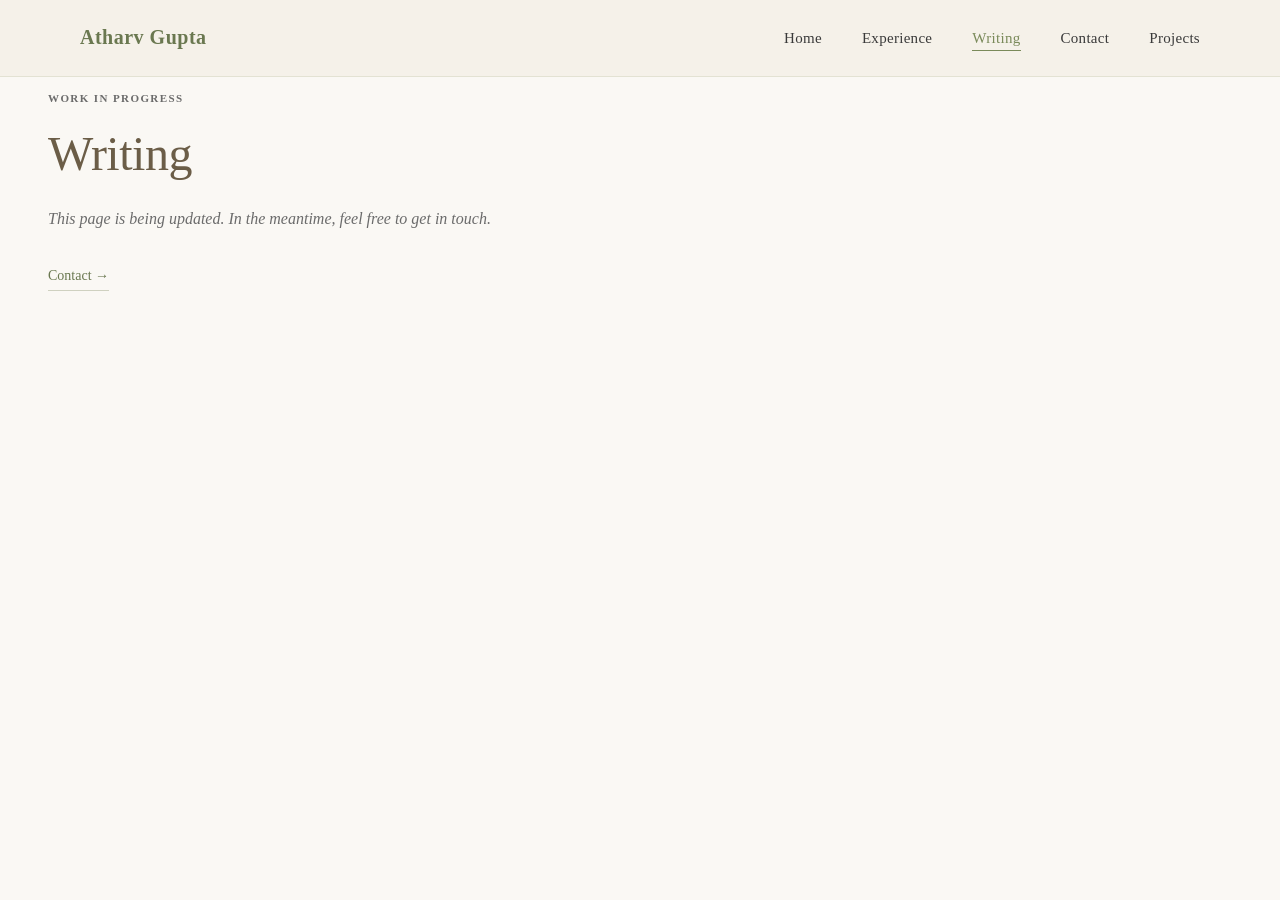
<file: writing.html>
<!DOCTYPE html>
<html lang="en">
<head>
    <meta charset="UTF-8">
    <meta name="viewport" content="width=device-width, initial-scale=1.0">
    <title>Writing - Atharv Gupta</title>
    <link rel="stylesheet" href="styles.css">
    <style>
        .wip-container {
            display: flex;
            flex-direction: column;
            align-items: flex-start;
            padding: 88px 48px 80px;
            max-width: 680px;
        }
        .wip-label {
            font-size: 11px;
            font-weight: 600;
            text-transform: uppercase;
            letter-spacing: 1.4px;
            color: var(--color-text-light);
            margin-bottom: 20px;
        }
        .wip-name {
            font-size: 48px;
            font-weight: 300;
            color: var(--color-dark-brown);
            letter-spacing: -0.5px;
            margin: 0 0 24px;
            line-height: 1.1;
        }
        .wip-note {
            font-size: 16px;
            color: var(--color-text-light);
            font-style: italic;
            line-height: 1.7;
            margin: 0 0 32px;
        }
        .wip-link {
            font-size: 14px;
            color: var(--color-dark-olive);
            text-decoration: none;
            border-bottom: 1px solid rgba(107,120,71,0.3);
            padding-bottom: 1px;
            transition: border-color 0.2s;
        }
        .wip-link:hover { border-color: var(--color-dark-olive); }
        @media (max-width: 768px) {
            .wip-container { padding: 76px 20px 60px; }
            .wip-name { font-size: 36px; }
        }
    </style>
</head>
<body>
    <nav class="main-nav">
        <div class="nav-container">
            <a href="index.html" class="logo">Atharv Gupta</a>
            <ul class="nav-links">
                <li><a href="index.html">Home</a></li>
                <li><a href="experience.html">Experience</a></li>
                <li><a href="writing.html" class="active">Writing</a></li>
                <li><a href="contact.html">Contact</a></li>
                <li><a href="projects.html">Projects</a></li>
            </ul>
        </div>
    </nav>

    <div class="wip-container fade-in">
        <p class="wip-label">Work in progress</p>
        <h1 class="wip-name">Writing</h1>
        <p class="wip-note">This page is being updated. In the meantime, feel free to get in touch.</p>
        <a href="contact.html" class="wip-link">Contact &rarr;</a>
    </div>

    <script>
        window.addEventListener('load', () => {
            document.querySelectorAll('.fade-in').forEach((el, i) => {
                setTimeout(() => {
                    el.style.opacity = '0';
                    el.style.animation = 'fadeInUp 0.6s ease forwards';
                }, i * 100);
            });
        });
    </script>
</body>
</html>
</file>
<file: styles.css>
/* Shared Styles - Earthy, Sophisticated Design */
* {
    margin: 0;
    padding: 0;
    box-sizing: border-box;
}

:root {
    --color-cream: #faf8f4;
    --color-warm-beige: #f0ebe2;
    --color-olive: #7a8a5a;
    --color-dark-olive: #6a7850;
    --color-warm-brown: #9d8a6f;
    --color-dark-brown: #6b5d47;
    --color-charcoal: #3a3a3a;
    --color-text: #3a3a3a;
    --color-text-light: #6b6b6b;
    --color-accent: #9d8a6f;
    --color-border: rgba(122, 138, 90, 0.15);
}

html {
    scroll-behavior: smooth;
}

body {
    font-family: -apple-system, BlinkMacSystemFont, 'Segoe UI', 'Georgia', serif;
    line-height: 1.75;
    color: var(--color-text);
    background: var(--color-cream);
    min-height: 100vh;
    font-weight: 400;
}

/* Navigation Header */
.main-nav {
    position: fixed;
    top: 0;
    left: 0;
    right: 0;
    background: rgba(245, 241, 232, 0.95);
    backdrop-filter: blur(10px);
    border-bottom: 1px solid var(--color-border);
    z-index: 1000;
    padding: 20px 0;
    transition: all 0.3s ease;
}

.nav-container {
    max-width: 1200px;
    margin: 0 auto;
    padding: 0 40px;
    display: flex;
    justify-content: space-between;
    align-items: center;
}

.logo {
    font-size: 20px;
    font-weight: 600;
    color: var(--color-dark-olive);
    text-decoration: none;
    letter-spacing: 0.5px;
    transition: color 0.3s ease;
}

.logo:hover {
    color: var(--color-olive);
}

.nav-links {
    display: flex;
    gap: 40px;
    list-style: none;
}

.nav-links a {
    color: var(--color-text);
    text-decoration: none;
    font-size: 15px;
    letter-spacing: 0.3px;
    position: relative;
    transition: color 0.3s ease;
    padding: 5px 0;
}

.nav-links a::after {
    content: '';
    position: absolute;
    bottom: 0;
    left: 0;
    width: 0;
    height: 1px;
    background: var(--color-olive);
    transition: width 0.3s ease;
}

.nav-links a:hover,
.nav-links a.active {
    color: var(--color-olive);
}

.nav-links a:hover::after,
.nav-links a.active::after {
    width: 100%;
}

/* Main Container */
.main-container {
    max-width: 800px;
    margin: 0 auto;
    padding: 100px 40px 80px;
}

/* Name Header - Large at top */
.name-header {
    text-align: center;
    margin-bottom: 30px;
    padding-top: 20px;
}

.name-header h1 {
    font-size: 72px;
    font-weight: 300;
    color: var(--color-dark-brown);
    margin-bottom: 0;
    letter-spacing: -1px;
    line-height: 1.1;
    font-family: -apple-system, BlinkMacSystemFont, 'Segoe UI', serif;
}

/* Home Navigation - Below name */
.home-nav {
    text-align: center;
    margin-bottom: 60px;
    padding-bottom: 20px;
    border-bottom: 1px solid var(--color-border);
}

.home-nav .nav-links {
    justify-content: center;
    gap: 50px;
}

.home-nav .nav-links a {
    font-size: 16px;
    font-weight: 400;
    color: var(--color-text-light);
    letter-spacing: 0.5px;
}

/* Typography */
h1 {
    font-size: 48px;
    font-weight: 400;
    color: var(--color-dark-brown);
    margin-bottom: 20px;
    letter-spacing: -0.5px;
    line-height: 1.2;
}

h2 {
    font-size: 32px;
    font-weight: 400;
    color: var(--color-dark-olive);
    margin-bottom: 30px;
    letter-spacing: -0.3px;
    position: relative;
    padding-bottom: 15px;
}

h2::after {
    content: '';
    position: absolute;
    bottom: 0;
    left: 0;
    width: 60px;
    height: 2px;
    background: var(--color-olive);
}

h3 {
    font-size: 22px;
    font-weight: 500;
    color: var(--color-dark-brown);
    margin-bottom: 10px;
}

p {
    margin-bottom: 24px;
    color: var(--color-text);
    font-size: 18px;
    line-height: 1.85;
    font-weight: 400;
}

a {
    color: var(--color-olive);
    text-decoration: none;
    transition: color 0.3s ease;
    border-bottom: 1px solid transparent;
}

a:hover {
    color: var(--color-dark-olive);
    border-bottom-color: var(--color-olive);
}

/* Photo and Bio Side by Side */
.bio-content {
    display: grid;
    grid-template-columns: 1fr 1fr;
    gap: 60px;
    align-items: center;
    margin-top: 40px;
}

.photo-wrapper {
    position: sticky;
    top: 40px;
    display: flex;
    align-items: center;
}

.profile-photo {
    width: 100%;
    height: auto;
    border-radius: 8px;
    box-shadow: 0 8px 30px rgba(0, 0, 0, 0.08);
    display: block;
    transition: transform 0.4s ease, box-shadow 0.4s ease;
    object-fit: cover;
}

.profile-photo:hover {
    transform: translateY(-3px);
    box-shadow: 0 12px 40px rgba(0, 0, 0, 0.12);
}

.bio-text {
    padding-top: 0;
    display: flex;
    flex-direction: column;
    justify-content: center;
    align-self: center;
}

.bio-text p {
    font-size: 17px;
    line-height: 1.85;
    margin-bottom: 24px;
    color: var(--color-text);
    font-weight: 400;
}

.bio-text p:last-child {
    margin-bottom: 0;
}

.bio-text strong {
    font-weight: 600;
    color: var(--color-dark-brown);
}

/* Academic Summary */
.academic-summary {
    margin-bottom: 40px;
    padding: 0;
}

.academic-summary h2 {
    margin-top: 0;
    margin-bottom: 16px;
    font-size: 18px;
}

.academic-summary p {
    font-size: 15px;
    margin-bottom: 0;
    line-height: 1.7;
}

/* Experience Section Headers */
.experience-section {
    margin-bottom: 20px;
}

.experience-section h2 {
    font-size: 18px;
    margin-bottom: 16px;
    color: var(--color-dark-olive);
    text-transform: capitalize;
    letter-spacing: 0.5px;
    font-weight: 500;
}

/* Experience Items with Dropdown */
.experience-item {
    margin-bottom: 4px;
    border: none;
    background: transparent;
    overflow: hidden;
    transition: all 0.3s ease;
}

.experience-header {
    padding: 12px 0;
    cursor: pointer;
    display: flex;
    justify-content: space-between;
    align-items: flex-start;
    user-select: none;
    transition: all 0.2s ease;
    border-bottom: 1px solid transparent;
}

.experience-header:hover {
    border-bottom-color: var(--color-border);
}

.experience-header-content {
    flex: 1;
}

.experience-header h3 {
    color: var(--color-dark-olive);
    margin-bottom: 3px;
    font-size: 16px;
    font-weight: 500;
    line-height: 1.3;
}

.experience-meta {
    font-size: 12px;
    color: var(--color-text-light);
    font-style: italic;
    margin: 0;
}

.experience-toggle {
    font-size: 12px;
    color: var(--color-olive);
    transition: transform 0.3s ease;
    margin-left: 12px;
    font-weight: 300;
    flex-shrink: 0;
    line-height: 1.3;
}

.experience-item.active .experience-toggle {
    transform: rotate(180deg);
}

.experience-details {
    max-height: 0;
    overflow: hidden;
    transition: max-height 0.4s ease, padding 0.4s ease;
    padding: 0;
}

.experience-item.active .experience-details {
    max-height: 500px;
    padding: 12px 0 16px;
}

.experience-details p {
    margin-bottom: 10px;
    font-size: 14px;
    line-height: 1.65;
    color: var(--color-text);
}

.experience-details p:last-child {
    margin-bottom: 0;
}

.experience-details ul {
    margin: 8px 0 0;
    padding-left: 0;
    list-style: none;
}

.experience-details li {
    margin-bottom: 4px;
    font-size: 14px;
    line-height: 1.6;
    color: var(--color-text);
    padding-left: 14px;
    position: relative;
}

.experience-details li:last-child {
    margin-bottom: 0;
}

.experience-details li::before {
    content: '•';
    position: absolute;
    left: 0;
    color: var(--color-olive);
    font-size: 16px;
    line-height: 1.4;
}

/* Writing Portfolio */
.writing-item {
    margin-bottom: 40px;
    padding: 30px;
    background: rgba(255, 255, 255, 0.6);
    border-radius: 4px;
    transition: all 0.3s ease;
}

.writing-item:hover {
    background: rgba(255, 255, 255, 0.8);
    box-shadow: 0 5px 20px rgba(0, 0, 0, 0.08);
}

.writing-item h3 {
    margin-bottom: 10px;
}

.writing-item .meta {
    font-size: 14px;
    color: var(--color-text-light);
    margin-bottom: 15px;
}

/* Writing Sections */
.writing-section {
    margin-bottom: 50px;
}

.writing-section h2 {
    font-size: 14px;
    font-weight: 600;
    text-transform: uppercase;
    letter-spacing: 1.5px;
    color: var(--color-text-light);
    margin-bottom: 24px;
    padding-bottom: 12px;
}

.writing-section h2::after {
    width: 40px;
    height: 1px;
}

/* Featured Story Card */
.featured-card {
    display: block;
    padding: 40px;
    background: linear-gradient(135deg, rgba(122, 138, 90, 0.06) 0%, rgba(157, 138, 111, 0.06) 100%);
    border: 1px solid var(--color-border);
    border-radius: 6px;
    text-decoration: none;
    transition: all 0.4s ease;
    position: relative;
    overflow: hidden;
}

.featured-card::before {
    content: '';
    position: absolute;
    top: 0;
    left: 0;
    width: 3px;
    height: 100%;
    background: linear-gradient(180deg, var(--color-olive), var(--color-warm-brown));
    transition: width 0.4s ease;
}

.featured-card:hover {
    border-color: rgba(122, 138, 90, 0.3);
    box-shadow: 0 8px 30px rgba(0, 0, 0, 0.06);
    transform: translateY(-2px);
}

.featured-card:hover::before {
    width: 4px;
}

.featured-label {
    font-size: 11px;
    font-weight: 600;
    text-transform: uppercase;
    letter-spacing: 1.5px;
    color: var(--color-olive);
    margin-bottom: 14px;
}

.featured-title {
    font-size: 30px;
    font-weight: 400;
    color: var(--color-dark-brown);
    margin-bottom: 8px;
    letter-spacing: -0.3px;
    line-height: 1.2;
}

.featured-subtitle {
    font-size: 17px;
    color: var(--color-text-light);
    font-style: italic;
    margin-bottom: 20px;
    line-height: 1.5;
}

.featured-excerpt {
    margin-bottom: 24px;
}

.featured-excerpt p {
    font-size: 16px;
    line-height: 1.75;
    color: var(--color-text);
    margin-bottom: 0;
}

.featured-themes {
    display: flex;
    flex-wrap: wrap;
    gap: 8px;
    margin-bottom: 24px;
}

.theme-tag {
    font-size: 12px;
    padding: 4px 12px;
    background: rgba(122, 138, 90, 0.08);
    color: var(--color-dark-olive);
    border-radius: 20px;
    letter-spacing: 0.3px;
    font-weight: 500;
}

.featured-cta {
    font-size: 15px;
    font-weight: 500;
    color: var(--color-olive);
    letter-spacing: 0.3px;
    transition: letter-spacing 0.3s ease;
}

.featured-card:hover .featured-cta {
    letter-spacing: 0.8px;
}

/* Contact Form */
.contact-container {
    max-width: 600px;
    margin: 0 auto;
}

.contact-links {
    display: flex;
    gap: 30px;
    margin-bottom: 50px;
    flex-wrap: wrap;
}

.contact-links a {
    padding: 15px 30px;
    background: rgba(255, 255, 255, 0.6);
    border: 1px solid var(--color-border);
    border-radius: 4px;
    transition: all 0.3s ease;
    font-size: 16px;
}

.contact-links a:hover {
    background: rgba(255, 255, 255, 0.9);
    border-color: var(--color-olive);
    transform: translateY(-2px);
    box-shadow: 0 5px 15px rgba(0, 0, 0, 0.1);
}

.email-form {
    background: rgba(255, 255, 255, 0.6);
    padding: 40px;
    border-radius: 4px;
    border: 1px solid var(--color-border);
}

.form-group {
    margin-bottom: 25px;
}

.form-group label {
    display: block;
    margin-bottom: 8px;
    color: var(--color-dark-olive);
    font-size: 15px;
    font-weight: 500;
}

.form-group input,
.form-group textarea {
    width: 100%;
    padding: 12px 15px;
    border: 1px solid var(--color-border);
    border-radius: 4px;
    font-family: inherit;
    font-size: 16px;
    color: var(--color-text);
    background: rgba(255, 255, 255, 0.8);
    transition: all 0.3s ease;
}

.form-group input:focus,
.form-group textarea:focus {
    outline: none;
    border-color: var(--color-olive);
    background: rgba(255, 255, 255, 1);
    box-shadow: 0 0 0 3px rgba(107, 125, 71, 0.1);
}

.form-group textarea {
    min-height: 150px;
    resize: vertical;
}

.submit-btn {
    background: var(--color-olive);
    color: white;
    padding: 15px 40px;
    border: none;
    border-radius: 4px;
    font-size: 16px;
    font-family: inherit;
    cursor: pointer;
    transition: all 0.3s ease;
    letter-spacing: 0.5px;
}

.submit-btn:hover {
    background: var(--color-dark-olive);
    transform: translateY(-2px);
    box-shadow: 0 5px 15px rgba(107, 125, 71, 0.3);
}

/* Animations */
@keyframes fadeInUp {
    from {
        opacity: 0;
        transform: translateY(30px);
    }
    to {
        opacity: 1;
        transform: translateY(0);
    }
}

.fade-in {
    animation: fadeInUp 0.6s ease forwards;
}

/* Responsive Design */
@media (max-width: 768px) {
    .main-nav {
        padding: 10px 0;
    }

    .nav-container {
        padding: 0 16px;
        flex-wrap: wrap;
        gap: 6px 0;
    }

    .logo {
        font-size: 16px;
    }

    .nav-links {
        gap: 14px;
        flex-wrap: wrap;
    }

    .nav-links a {
        font-size: 12px;
    }
    
    .main-container {
        padding: 40px 20px 60px;
    }
    
    .name-header h1 {
        font-size: 48px;
    }
    
    .home-nav .nav-links {
        gap: 30px;
    }
    
    .bio-content {
        grid-template-columns: 1fr;
        gap: 40px;
    }
    
    .photo-wrapper {
        position: static;
    }
    
    .profile-photo {
        max-width: 100%;
        margin-bottom: 0;
    }
    
    h1 {
        font-size: 36px;
    }
    
    h2 {
        font-size: 28px;
    }
    
    .contact-links {
        flex-direction: column;
    }

    .contact-links a {
        width: 100%;
        text-align: center;
    }

    .featured-card {
        padding: 28px 24px;
    }

    .featured-title {
        font-size: 24px;
    }

    .featured-subtitle {
        font-size: 15px;
    }

    .featured-excerpt p {
        font-size: 15px;
    }
}
</file>
